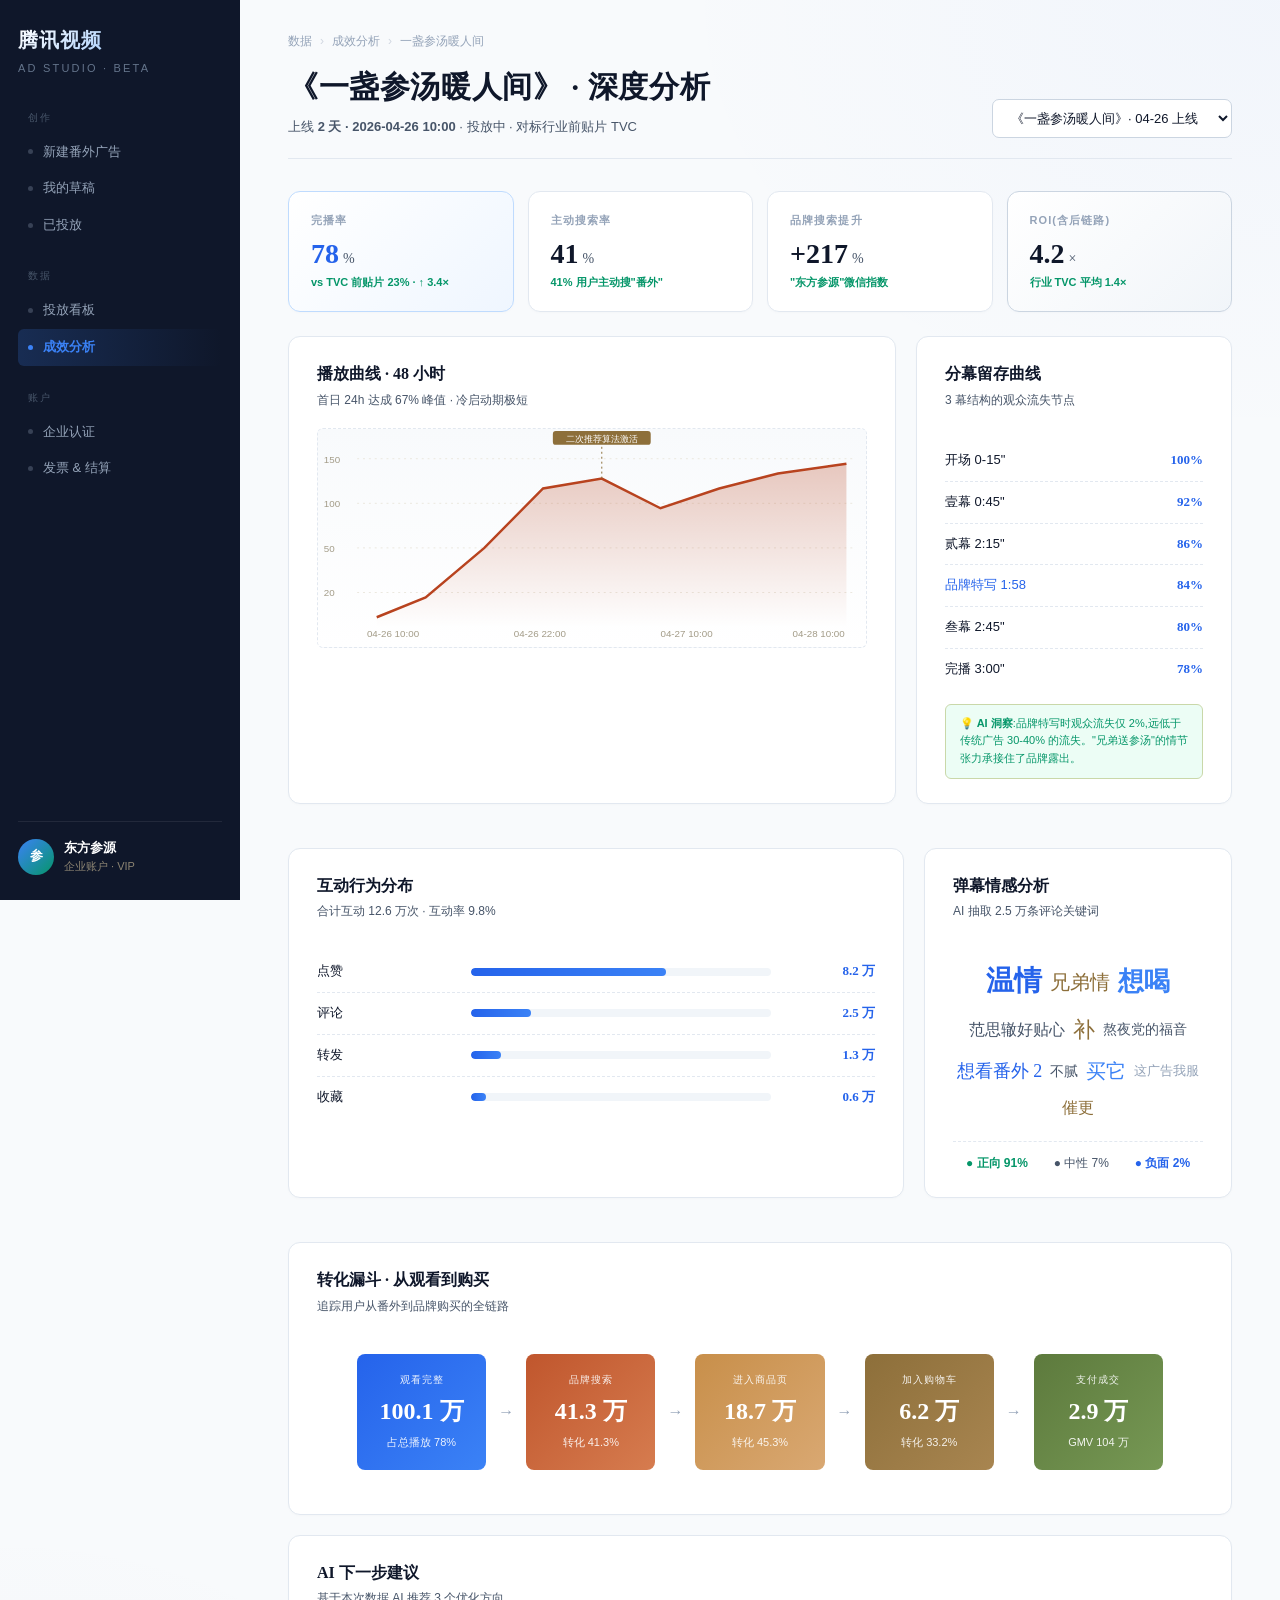
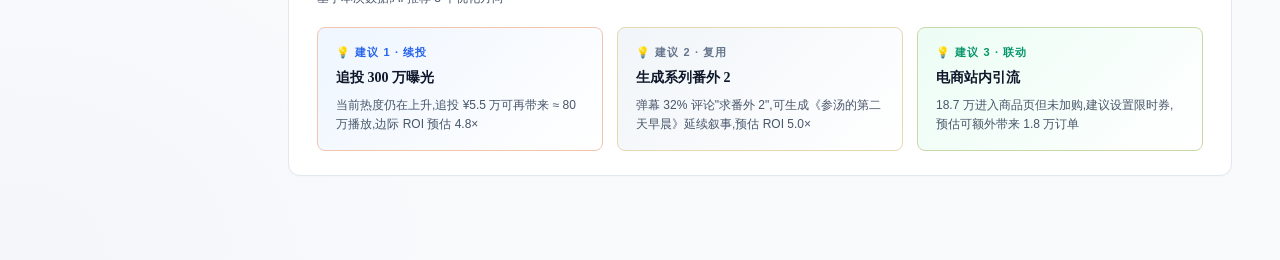
<file: analytics.html>
<!DOCTYPE html>
<html lang="zh-CN">
<head>
<meta charset="UTF-8">
<meta name="viewport" content="width=device-width, initial-scale=1.0">
<title>成效分析 · 腾讯视频 AD Studio</title>
<link rel="stylesheet" href="styles.css">
</head>
<body data-page="analytics">

<div class="app">
  <div id="sidebar-mount"></div>

  <main class="main">

    <div class="breadcrumb">
      <span>数据</span>
      <span class="sep">›</span>
      <span>成效分析</span>
      <span class="sep">›</span>
      <span>一盏参汤暖人间</span>
    </div>

    <div class="page-header">
      <div>
        <h1 class="page-title">《一盏参汤暖人间》 · 深度分析</h1>
        <p class="page-sub">上线 <b>2 天 · 2026-04-26 10:00</b> · 投放中 · 对标行业前贴片 TVC</p>
      </div>
      <div>
        <select class="select" style="width:240px;">
          <option>《一盏参汤暖人间》· 04-26 上线</option>
          <option>《王启年的家庭日常》· 04-20</option>
          <option>《婉儿的鸡腿外传》· 04-15</option>
          <option>《御前对奏》· 04-10</option>
        </select>
      </div>
    </div>

    <!-- 核心对标 -->
    <div class="kpi-grid">
      <div class="kpi accent">
        <div class="kpi-label">完播率</div>
        <div class="kpi-val">78<span class="unit">%</span></div>
        <div class="kpi-trend up">vs TVC 前贴片 23% · ↑ 3.4×</div>
      </div>
      <div class="kpi">
        <div class="kpi-label">主动搜索率</div>
        <div class="kpi-val">41<span class="unit">%</span></div>
        <div class="kpi-trend up">41% 用户主动搜"番外"</div>
      </div>
      <div class="kpi">
        <div class="kpi-label">品牌搜索提升</div>
        <div class="kpi-val">+217<span class="unit">%</span></div>
        <div class="kpi-trend up">"东方参源"微信指数</div>
      </div>
      <div class="kpi gold">
        <div class="kpi-label">ROI(含后链路)</div>
        <div class="kpi-val">4.2<span class="unit">×</span></div>
        <div class="kpi-trend up">行业 TVC 平均 1.4×</div>
      </div>
    </div>

    <!-- 播放曲线 + 留存 -->
    <div class="two-col">
      <div class="chart-card">
        <div class="chart-title">播放曲线 · 48 小时</div>
        <div class="chart-sub">首日 24h 达成 67% 峰值 · 冷启动期极短</div>
        <div class="chart-area">
          <svg class="chart-svg" viewBox="0 0 560 220" preserveAspectRatio="none">
            <line x1="40" y1="30"  x2="550" y2="30"  stroke="#ebe8df" stroke-dasharray="2 4"/>
            <line x1="40" y1="75"  x2="550" y2="75"  stroke="#ebe8df" stroke-dasharray="2 4"/>
            <line x1="40" y1="120" x2="550" y2="120" stroke="#ebe8df" stroke-dasharray="2 4"/>
            <line x1="40" y1="165" x2="550" y2="165" stroke="#ebe8df" stroke-dasharray="2 4"/>
            <text x="6" y="34"  font-size="10" fill="#a39c88">150</text>
            <text x="6" y="79"  font-size="10" fill="#a39c88">100</text>
            <text x="6" y="124" font-size="10" fill="#a39c88">50</text>
            <text x="6" y="169" font-size="10" fill="#a39c88">20</text>
            <text x="50"  y="210" font-size="10" fill="#a39c88">04-26 10:00</text>
            <text x="200" y="210" font-size="10" fill="#a39c88">04-26 22:00</text>
            <text x="350" y="210" font-size="10" fill="#a39c88">04-27 10:00</text>
            <text x="485" y="210" font-size="10" fill="#a39c88">04-28 10:00</text>

            <path d="M 60,190 L 110,170 L 170,120 L 230,60 L 290,50 L 350,80 L 410,60 L 470,45 L 540,35
                     L 540,200 L 60,200 Z"
                  fill="url(#analyticsGrad)" opacity="0.28"/>
            <path d="M 60,190 L 110,170 L 170,120 L 230,60 L 290,50 L 350,80 L 410,60 L 470,45 L 540,35"
                  stroke="#b8431f" stroke-width="2.5" fill="none"/>

            <!-- 二次推荐 annotation -->
            <line x1="290" y1="50" x2="290" y2="14" stroke="#8d6f3a" stroke-dasharray="2 3"/>
            <g transform="translate(240, 2)">
              <rect width="100" height="14" rx="3" fill="#8d6f3a"/>
              <text x="50" y="11" font-size="9" fill="#fff" text-anchor="middle">二次推荐算法激活</text>
            </g>

            <defs>
              <linearGradient id="analyticsGrad" x1="0" y1="0" x2="0" y2="1">
                <stop offset="0%" stop-color="#b8431f"/>
                <stop offset="100%" stop-color="#b8431f" stop-opacity="0"/>
              </linearGradient>
            </defs>
          </svg>
        </div>
      </div>

      <div class="chart-card">
        <div class="chart-title">分幕留存曲线</div>
        <div class="chart-sub">3 幕结构的观众流失节点</div>
        <div style="padding-top:12px;">
          <div class="bar-row">
            <span class="bar-label">开场 0-15"</span>
            <div class="bar-track"><div class="bar-fill" style="width:100%"></div></div>
            <span class="bar-val">100%</span>
          </div>
          <div class="bar-row">
            <span class="bar-label">壹幕 0:45"</span>
            <div class="bar-track"><div class="bar-fill" style="width:92%"></div></div>
            <span class="bar-val">92%</span>
          </div>
          <div class="bar-row">
            <span class="bar-label">贰幕 2:15"</span>
            <div class="bar-track"><div class="bar-fill" style="width:86%"></div></div>
            <span class="bar-val">86%</span>
          </div>
          <div class="bar-row">
            <span class="bar-label" style="color:var(--accent);">品牌特写 1:58</span>
            <div class="bar-track"><div class="bar-fill" style="width:84%"></div></div>
            <span class="bar-val">84%</span>
          </div>
          <div class="bar-row">
            <span class="bar-label">叁幕 2:45"</span>
            <div class="bar-track"><div class="bar-fill" style="width:80%"></div></div>
            <span class="bar-val">80%</span>
          </div>
          <div class="bar-row">
            <span class="bar-label">完播 3:00"</span>
            <div class="bar-track"><div class="bar-fill" style="width:78%"></div></div>
            <span class="bar-val">78%</span>
          </div>
        </div>
        <div style="background:var(--success-soft);border:1px solid #c9d8a9;border-radius:6px;padding:10px 14px;font-size:11px;color:var(--success);margin-top:14px;line-height:1.6;">
          <b>💡 AI 洞察</b>:品牌特写时观众流失仅 2%,远低于传统广告 30-40% 的流失。"兄弟送参汤"的情节张力承接住了品牌露出。
        </div>
      </div>
    </div>

    <!-- 互动热度 + 情感分析 -->
    <div class="two-col">
      <div class="chart-card">
        <div class="chart-title">互动行为分布</div>
        <div class="chart-sub">合计互动 12.6 万次 · 互动率 9.8%</div>
        <div style="padding-top:12px;">
          <div class="bar-row">
            <span class="bar-label">点赞</span>
            <div class="bar-track"><div class="bar-fill" style="width:65%"></div></div>
            <span class="bar-val">8.2 万</span>
          </div>
          <div class="bar-row">
            <span class="bar-label">评论</span>
            <div class="bar-track"><div class="bar-fill" style="width:20%"></div></div>
            <span class="bar-val">2.5 万</span>
          </div>
          <div class="bar-row">
            <span class="bar-label">转发</span>
            <div class="bar-track"><div class="bar-fill" style="width:10%"></div></div>
            <span class="bar-val">1.3 万</span>
          </div>
          <div class="bar-row">
            <span class="bar-label">收藏</span>
            <div class="bar-track"><div class="bar-fill" style="width:5%"></div></div>
            <span class="bar-val">0.6 万</span>
          </div>
        </div>
      </div>

      <div class="chart-card">
        <div class="chart-title">弹幕情感分析</div>
        <div class="chart-sub">AI 抽取 2.5 万条评论关键词</div>
        <div style="display:flex;flex-wrap:wrap;gap:8px;padding:20px 0;align-items:center;justify-content:center;">
          <span style="font-size:28px;color:var(--accent);font-family:var(--font-cn-serif);font-weight:700;">温情</span>
          <span style="font-size:20px;color:#8d6f3a;font-family:var(--font-cn-serif);">兄弟情</span>
          <span style="font-size:26px;color:var(--accent-glow);font-family:var(--font-cn-serif);font-weight:700;">想喝</span>
          <span style="font-size:16px;color:var(--ink-soft);">范思辙好贴心</span>
          <span style="font-size:22px;color:#8d6f3a;font-family:var(--font-cn-serif);">补</span>
          <span style="font-size:14px;color:var(--ink-soft);">熬夜党的福音</span>
          <span style="font-size:18px;color:var(--accent);font-family:var(--font-cn-serif);">想看番外 2</span>
          <span style="font-size:14px;color:var(--ink-soft);">不腻</span>
          <span style="font-size:20px;color:var(--accent-glow);font-family:var(--font-cn-serif);">买它</span>
          <span style="font-size:13px;color:var(--ink-dim);">这广告我服</span>
          <span style="font-size:16px;color:#8d6f3a;">催更</span>
        </div>
        <div style="border-top:1px dashed var(--border);padding-top:12px;display:flex;justify-content:space-around;font-size:12px;">
          <span style="color:var(--success);font-weight:600;">● 正向 91%</span>
          <span style="color:var(--ink-soft);">● 中性 7%</span>
          <span style="color:var(--accent);font-weight:600;">● 负面 2%</span>
        </div>
      </div>
    </div>

    <!-- 转化漏斗 -->
    <div class="chart-card">
      <div class="chart-title">转化漏斗 · 从观看到购买</div>
      <div class="chart-sub">追踪用户从番外到品牌购买的全链路</div>
      <div style="padding:20px 40px;">
        <div style="display:flex;justify-content:space-between;align-items:center;gap:12px;">
          <div style="flex:1;background:linear-gradient(135deg, var(--accent), var(--accent-glow));color:#fff;padding:18px;border-radius:8px;text-align:center;">
            <div style="font-size:10px;opacity:0.9;letter-spacing:0.1em;">观看完整</div>
            <div style="font-family:var(--font-cn-serif);font-size:24px;font-weight:700;margin:4px 0;">100.1 万</div>
            <div style="font-size:11px;opacity:0.9;">占总播放 78%</div>
          </div>
          <span style="color:var(--ink-dim);font-size:16px;">→</span>
          <div style="flex:1;background:linear-gradient(135deg, #c0562d, #d67c4f);color:#fff;padding:18px;border-radius:8px;text-align:center;">
            <div style="font-size:10px;opacity:0.9;letter-spacing:0.1em;">品牌搜索</div>
            <div style="font-family:var(--font-cn-serif);font-size:24px;font-weight:700;margin:4px 0;">41.3 万</div>
            <div style="font-size:11px;opacity:0.9;">转化 41.3%</div>
          </div>
          <span style="color:var(--ink-dim);font-size:16px;">→</span>
          <div style="flex:1;background:linear-gradient(135deg, #c88f4a, #d9a872);color:#fff;padding:18px;border-radius:8px;text-align:center;">
            <div style="font-size:10px;opacity:0.9;letter-spacing:0.1em;">进入商品页</div>
            <div style="font-family:var(--font-cn-serif);font-size:24px;font-weight:700;margin:4px 0;">18.7 万</div>
            <div style="font-size:11px;opacity:0.9;">转化 45.3%</div>
          </div>
          <span style="color:var(--ink-dim);font-size:16px;">→</span>
          <div style="flex:1;background:linear-gradient(135deg, #8d6f3a, #a88550);color:#fff;padding:18px;border-radius:8px;text-align:center;">
            <div style="font-size:10px;opacity:0.9;letter-spacing:0.1em;">加入购物车</div>
            <div style="font-family:var(--font-cn-serif);font-size:24px;font-weight:700;margin:4px 0;">6.2 万</div>
            <div style="font-size:11px;opacity:0.9;">转化 33.2%</div>
          </div>
          <span style="color:var(--ink-dim);font-size:16px;">→</span>
          <div style="flex:1;background:linear-gradient(135deg, #5d7a3d, #769854);color:#fff;padding:18px;border-radius:8px;text-align:center;">
            <div style="font-size:10px;opacity:0.9;letter-spacing:0.1em;">支付成交</div>
            <div style="font-family:var(--font-cn-serif);font-size:24px;font-weight:700;margin:4px 0;">2.9 万</div>
            <div style="font-size:11px;opacity:0.9;">GMV 104 万</div>
          </div>
        </div>
      </div>
    </div>

    <!-- AI 优化建议 -->
    <div class="chart-card">
      <div class="chart-title">AI 下一步建议</div>
      <div class="chart-sub">基于本次数据,AI 推荐 3 个优化方向</div>
      <div style="display:grid;grid-template-columns:repeat(3,1fr);gap:14px;margin-top:14px;">
        <div style="padding:16px 18px;background:linear-gradient(135deg, var(--accent-soft), #fff);border:1px solid #f3c5b1;border-radius:8px;">
          <div style="font-size:11px;color:var(--accent);font-weight:700;letter-spacing:0.1em;margin-bottom:6px;">💡 建议 1 · 续投</div>
          <b style="font-family:var(--font-cn-serif);font-size:14px;color:var(--ink);display:block;margin-bottom:6px;">追投 300 万曝光</b>
          <div style="font-size:12px;color:var(--ink-soft);line-height:1.6;">当前热度仍在上升,追投 ¥5.5 万可再带来 ≈ 80 万播放,边际 ROI 预估 4.8×</div>
        </div>
        <div style="padding:16px 18px;background:linear-gradient(135deg, var(--gold-soft), #fff);border:1px solid #e8d8b0;border-radius:8px;">
          <div style="font-size:11px;color:var(--gold);font-weight:700;letter-spacing:0.1em;margin-bottom:6px;">💡 建议 2 · 复用</div>
          <b style="font-family:var(--font-cn-serif);font-size:14px;color:var(--ink);display:block;margin-bottom:6px;">生成系列番外 2</b>
          <div style="font-size:12px;color:var(--ink-soft);line-height:1.6;">弹幕 32% 评论"求番外 2",可生成《参汤的第二天早晨》延续叙事,预估 ROI 5.0×</div>
        </div>
        <div style="padding:16px 18px;background:linear-gradient(135deg, var(--success-soft), #fff);border:1px solid #c9d8a9;border-radius:8px;">
          <div style="font-size:11px;color:var(--success);font-weight:700;letter-spacing:0.1em;margin-bottom:6px;">💡 建议 3 · 联动</div>
          <b style="font-family:var(--font-cn-serif);font-size:14px;color:var(--ink);display:block;margin-bottom:6px;">电商站内引流</b>
          <div style="font-size:12px;color:var(--ink-soft);line-height:1.6;">18.7 万进入商品页但未加购,建议设置限时券,预估可额外带来 1.8 万订单</div>
        </div>
      </div>
    </div>

  </main>
</div>

<script src="sidebar.js"></script>
<script src="common.js"></script>

</body>
</html>
</file>
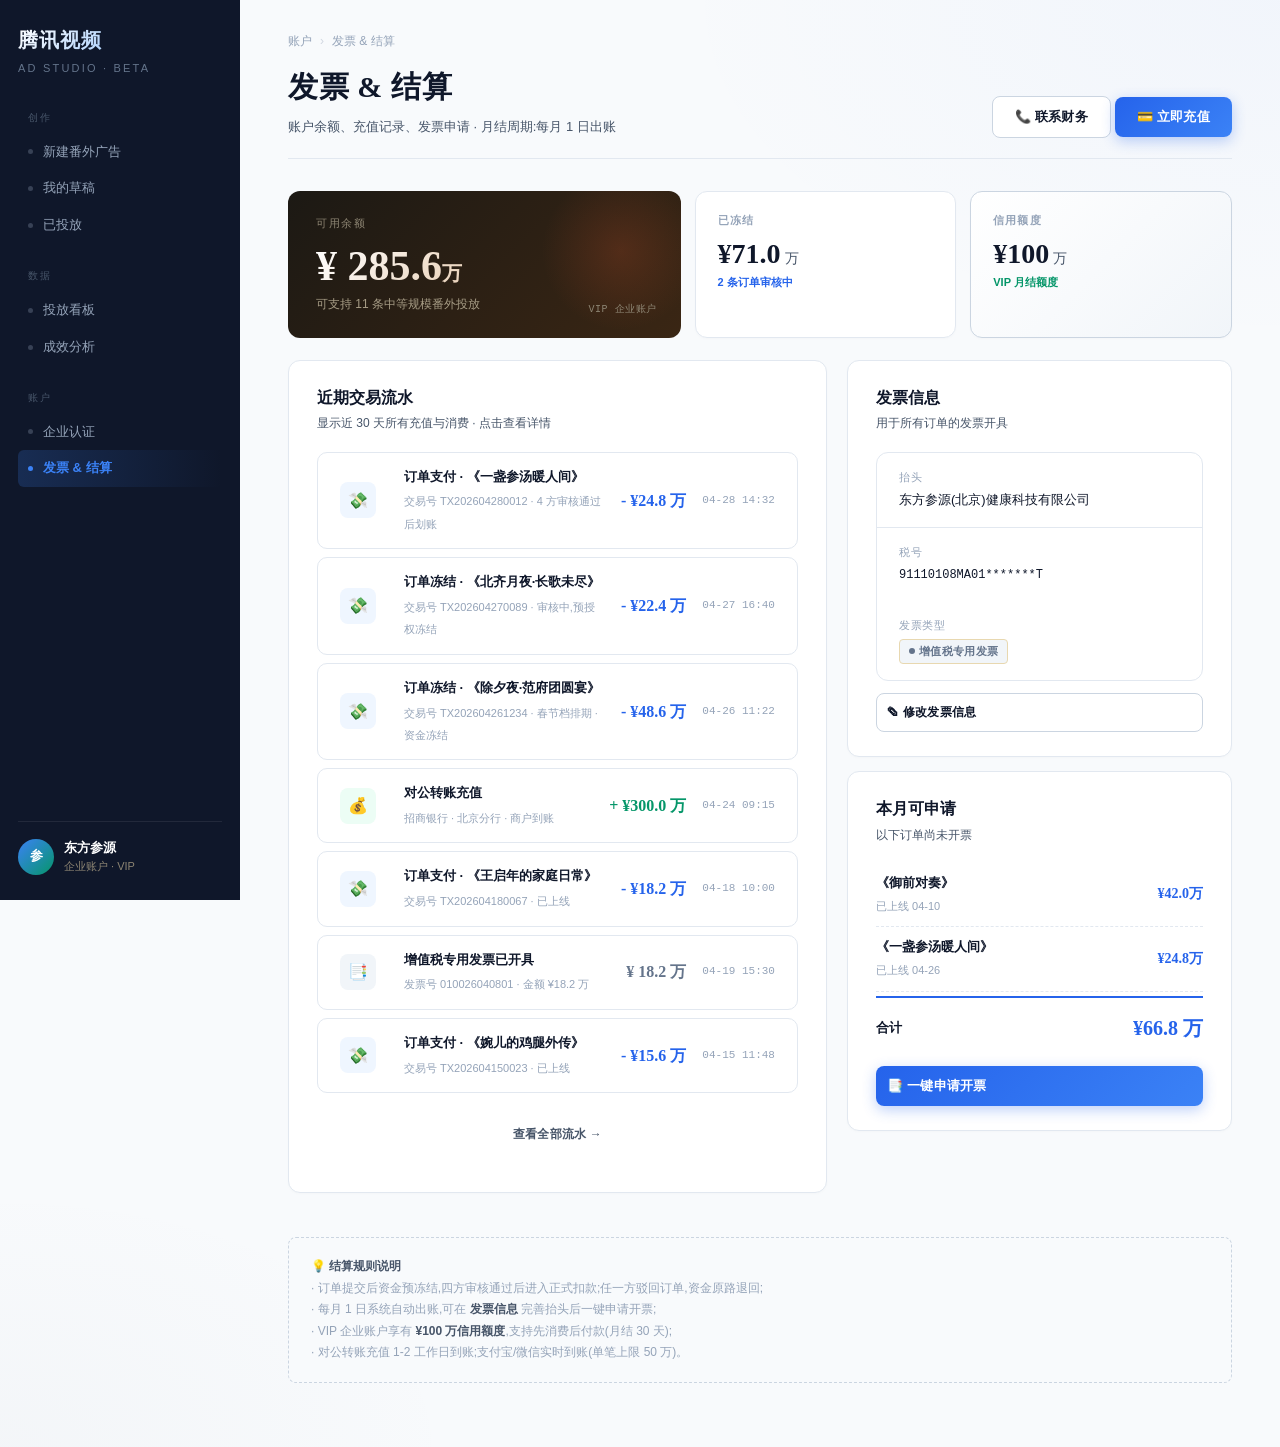
<file: billing.html>
<!DOCTYPE html>
<html lang="zh-CN">
<head>
<meta charset="UTF-8">
<meta name="viewport" content="width=device-width, initial-scale=1.0">
<title>发票 &amp; 结算 · 腾讯视频 AD Studio</title>
<link rel="stylesheet" href="styles.css">
</head>
<body data-page="billing">

<div class="app">
  <div id="sidebar-mount"></div>

  <main class="main">

    <div class="breadcrumb">
      <span>账户</span>
      <span class="sep">›</span>
      <span>发票 &amp; 结算</span>
    </div>

    <div class="page-header">
      <div>
        <h1 class="page-title">发票 &amp; 结算</h1>
        <p class="page-sub">账户余额、充值记录、发票申请 · 月结周期:每月 1 日出账</p>
      </div>
      <div>
        <button class="btn btn-secondary" data-toast="跳转到财务对接页">📞 联系财务</button>
        <button class="btn btn-primary" data-toast="进入充值页面 · 支持对公转账">💳 立即充值</button>
      </div>
    </div>

    <!-- 余额卡片 -->
    <div style="display:grid;grid-template-columns:1.5fr 1fr 1fr;gap:14px;margin-bottom:22px;">
      <div style="background:linear-gradient(135deg,#1c1914,#3a2614);color:#e8e0d0;border-radius:12px;padding:24px 28px;position:relative;overflow:hidden;">
        <div style="position:absolute;top:-20px;right:-20px;width:160px;height:160px;background:radial-gradient(circle,rgba(212,84,44,0.2),transparent 70%);"></div>
        <div style="font-size:11px;color:#8d8573;letter-spacing:0.15em;margin-bottom:12px;text-transform:uppercase;">可用余额</div>
        <div style="font-family:var(--font-cn-serif);font-size:42px;font-weight:700;line-height:1;margin-bottom:8px;background:linear-gradient(135deg,#fff,#d4a574);-webkit-background-clip:text;-webkit-text-fill-color:transparent;">
          ¥ 285.6<span style="font-size:20px;">万</span>
        </div>
        <div style="font-size:12px;color:#a69c85;">可支持 11 条中等规模番外投放</div>
        <div style="position:absolute;bottom:20px;right:24px;font-size:10px;color:#8d8573;font-family:var(--font-mono);letter-spacing:0.05em;">VIP 企业账户</div>
      </div>

      <div class="kpi">
        <div class="kpi-label">已冻结</div>
        <div class="kpi-val">¥71.0<span class="unit">万</span></div>
        <div class="kpi-trend down">2 条订单审核中</div>
      </div>
      <div class="kpi gold">
        <div class="kpi-label">信用额度</div>
        <div class="kpi-val">¥100<span class="unit">万</span></div>
        <div class="kpi-trend up">VIP 月结额度</div>
      </div>
    </div>

    <!-- 充值 / 消费流水 -->
    <div class="two-col" style="grid-template-columns: 1.4fr 1fr;">
      <div class="chart-card">
        <div class="chart-title">近期交易流水</div>
        <div class="chart-sub">显示近 30 天所有充值与消费 · 点击查看详情</div>

        <div style="margin-top:14px;">
          <div class="transaction">
            <div class="tx-icon consume">💸</div>
            <div class="tx-body">
              <b>订单支付 · 《一盏参汤暖人间》</b>
              <span>交易号 TX202604280012 · 4 方审核通过后划账</span>
            </div>
            <div class="tx-amount minus">- ¥24.8 万</div>
            <div class="tx-date">04-28 14:32</div>
          </div>
          <div class="transaction">
            <div class="tx-icon consume">💸</div>
            <div class="tx-body">
              <b>订单冻结 · 《北齐月夜·长歌未尽》</b>
              <span>交易号 TX202604270089 · 审核中,预授权冻结</span>
            </div>
            <div class="tx-amount minus">- ¥22.4 万</div>
            <div class="tx-date">04-27 16:40</div>
          </div>
          <div class="transaction">
            <div class="tx-icon consume">💸</div>
            <div class="tx-body">
              <b>订单冻结 · 《除夕夜·范府团圆宴》</b>
              <span>交易号 TX202604261234 · 春节档排期 · 资金冻结</span>
            </div>
            <div class="tx-amount minus">- ¥48.6 万</div>
            <div class="tx-date">04-26 11:22</div>
          </div>
          <div class="transaction">
            <div class="tx-icon recharge">💰</div>
            <div class="tx-body">
              <b>对公转账充值</b>
              <span>招商银行 · 北京分行 · 商户到账</span>
            </div>
            <div class="tx-amount plus">+ ¥300.0 万</div>
            <div class="tx-date">04-24 09:15</div>
          </div>
          <div class="transaction">
            <div class="tx-icon consume">💸</div>
            <div class="tx-body">
              <b>订单支付 · 《王启年的家庭日常》</b>
              <span>交易号 TX202604180067 · 已上线</span>
            </div>
            <div class="tx-amount minus">- ¥18.2 万</div>
            <div class="tx-date">04-18 10:00</div>
          </div>
          <div class="transaction">
            <div class="tx-icon invoice">📑</div>
            <div class="tx-body">
              <b>增值税专用发票已开具</b>
              <span>发票号 010026040801 · 金额 ¥18.2 万</span>
            </div>
            <div class="tx-amount" style="color:var(--gold);">¥ 18.2 万</div>
            <div class="tx-date">04-19 15:30</div>
          </div>
          <div class="transaction">
            <div class="tx-icon consume">💸</div>
            <div class="tx-body">
              <b>订单支付 · 《婉儿的鸡腿外传》</b>
              <span>交易号 TX202604150023 · 已上线</span>
            </div>
            <div class="tx-amount minus">- ¥15.6 万</div>
            <div class="tx-date">04-15 11:48</div>
          </div>
        </div>

        <div style="text-align:center;padding:14px 0;">
          <button class="btn btn-ghost" data-toast="已加载更多记录" style="font-size:12px;">查看全部流水 →</button>
        </div>
      </div>

      <div>
        <!-- 发票信息 -->
        <div class="chart-card" style="margin-bottom:14px;">
          <div class="chart-title">发票信息</div>
          <div class="chart-sub">用于所有订单的发票开具</div>
          <div class="info-grid" style="grid-template-columns:1fr;">
            <div style="border-right:none;">
              <div class="info-label">抬头</div>
              <div class="info-val" style="font-size:13px;">东方参源(北京)健康科技有限公司</div>
            </div>
            <div style="border-right:none;">
              <div class="info-label">税号</div>
              <div class="info-val mono" style="font-family:var(--font-mono);font-size:12px;">91110108MA01*******T</div>
            </div>
            <div style="border-right:none;">
              <div class="info-label">发票类型</div>
              <div class="info-val"><span class="badge badge-reviewing" style="background:var(--gold-soft);color:var(--gold);border-color:#e8d8b0;">增值税专用发票</span></div>
            </div>
          </div>
          <button class="btn btn-secondary" data-toast="进入发票信息修改页" style="width:100%;margin-top:12px;padding:10px;font-size:12px;">✎ 修改发票信息</button>
        </div>

        <!-- 发票申请 -->
        <div class="chart-card">
          <div class="chart-title">本月可申请</div>
          <div class="chart-sub">以下订单尚未开票</div>
          <div style="margin-top:12px;">
            <div style="display:flex;justify-content:space-between;align-items:center;padding:10px 0;border-bottom:1px dashed var(--border);font-size:13px;">
              <div>
                <b style="color:var(--ink);display:block;margin-bottom:2px;">《御前对奏》</b>
                <span style="font-size:11px;color:var(--ink-dim);">已上线 04-10</span>
              </div>
              <div style="text-align:right;">
                <div style="font-family:var(--font-cn-serif);font-weight:700;color:var(--accent);font-size:14px;">¥42.0万</div>
              </div>
            </div>
            <div style="display:flex;justify-content:space-between;align-items:center;padding:10px 0;border-bottom:1px dashed var(--border);font-size:13px;">
              <div>
                <b style="color:var(--ink);display:block;margin-bottom:2px;">《一盏参汤暖人间》</b>
                <span style="font-size:11px;color:var(--ink-dim);">已上线 04-26</span>
              </div>
              <div style="text-align:right;">
                <div style="font-family:var(--font-cn-serif);font-weight:700;color:var(--accent);font-size:14px;">¥24.8万</div>
              </div>
            </div>
            <div style="display:flex;justify-content:space-between;align-items:center;padding:14px 0;font-size:13px;border-top:2px solid var(--accent);margin-top:4px;">
              <b style="color:var(--ink);">合计</b>
              <div style="font-family:var(--font-cn-serif);font-weight:700;color:var(--accent);font-size:20px;">¥66.8 万</div>
            </div>
          </div>
          <button class="btn btn-primary" data-toast="已提交开票申请 · 预计 3-5 个工作日寄出" style="width:100%;padding:11px;font-size:13px;margin-top:8px;">📑 一键申请开票</button>
        </div>
      </div>
    </div>

    <!-- 结算说明 -->
    <div class="disclaimer" style="margin-top:10px;">
      <b>💡 结算规则说明</b><br>
      · 订单提交后资金预冻结,四方审核通过后进入正式扣款;任一方驳回订单,资金原路退回;<br>
      · 每月 1 日系统自动出账,可在 <b>发票信息</b> 完善抬头后一键申请开票;<br>
      · VIP 企业账户享有 <b>¥100 万信用额度</b>,支持先消费后付款(月结 30 天);<br>
      · 对公转账充值 1-2 工作日到账;支付宝/微信实时到账(单笔上限 50 万)。
    </div>

  </main>
</div>

<script src="sidebar.js"></script>
<script src="common.js"></script>

</body>
</html>
</file>
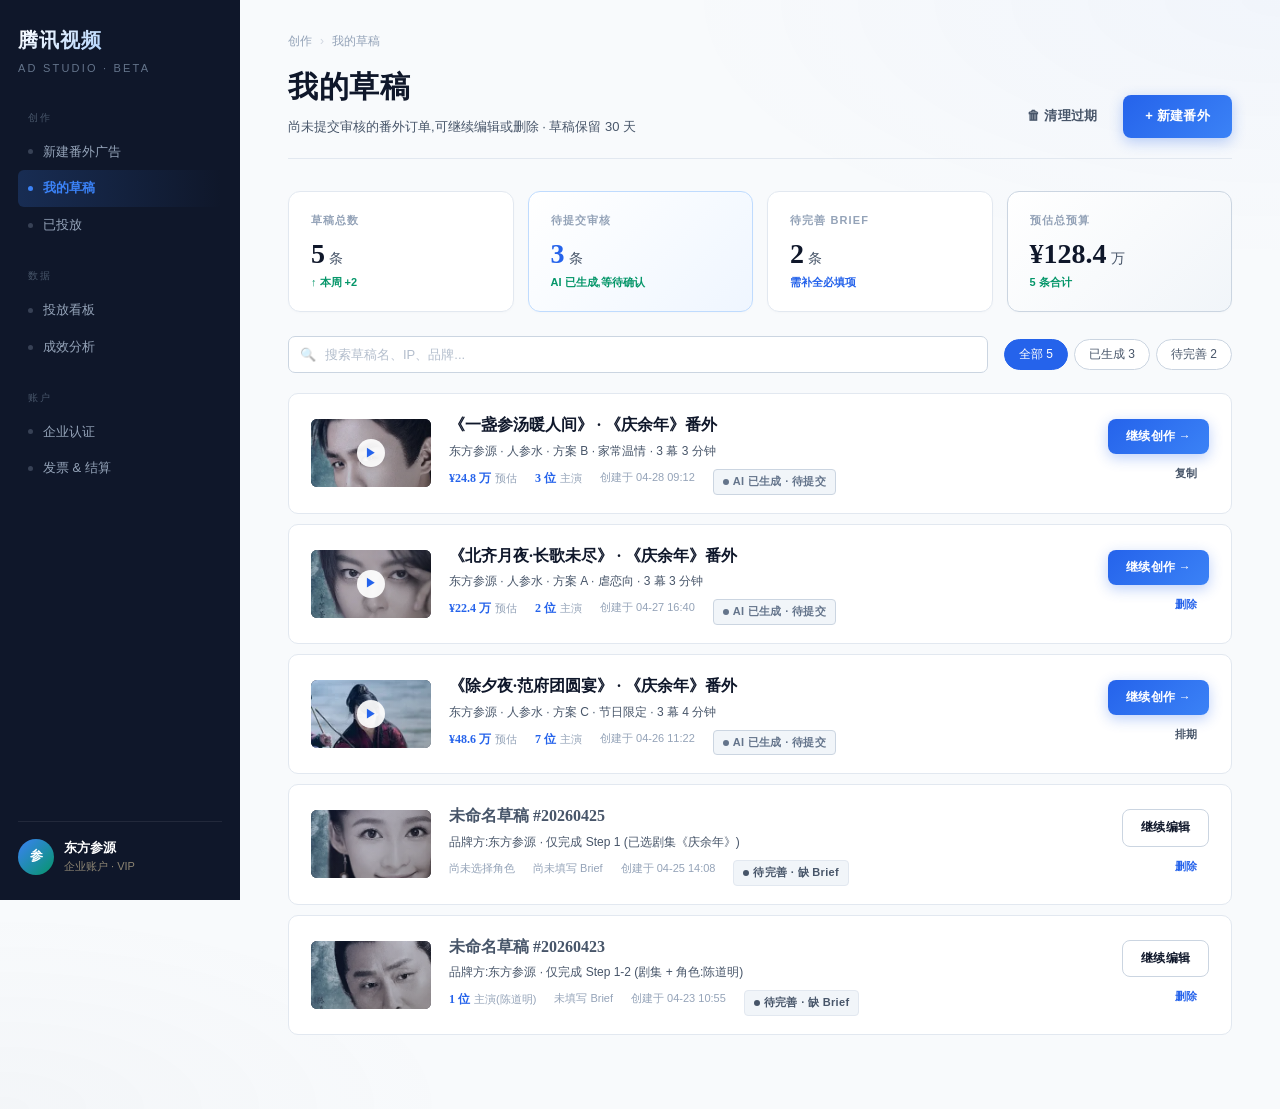
<file: drafts.html>
<!DOCTYPE html>
<html lang="zh-CN">
<head>
<meta charset="UTF-8">
<meta name="viewport" content="width=device-width, initial-scale=1.0">
<title>我的草稿 · 腾讯视频 AD Studio</title>
<link rel="stylesheet" href="styles.css">
</head>
<body data-page="drafts">

<div class="app">
  <div id="sidebar-mount"></div>

  <main class="main">

    <div class="breadcrumb">
      <span>创作</span>
      <span class="sep">›</span>
      <span>我的草稿</span>
    </div>

    <div class="page-header">
      <div>
        <h1 class="page-title">我的草稿</h1>
        <p class="page-sub">尚未提交审核的番外订单,可继续编辑或删除 · 草稿保留 30 天</p>
      </div>
      <div>
        <button class="btn btn-ghost" data-toast="已清理 7 天前的过期草稿">🗑 清理过期</button>
        <a class="btn btn-primary" href="index.html" style="text-decoration:none;">+ 新建番外</a>
      </div>
    </div>

    <div class="kpi-grid">
      <div class="kpi">
        <div class="kpi-label">草稿总数</div>
        <div class="kpi-val">5<span class="unit">条</span></div>
        <div class="kpi-trend up">↑ 本周 +2</div>
      </div>
      <div class="kpi accent">
        <div class="kpi-label">待提交审核</div>
        <div class="kpi-val">3<span class="unit">条</span></div>
        <div class="kpi-trend up">AI 已生成,等待确认</div>
      </div>
      <div class="kpi">
        <div class="kpi-label">待完善 Brief</div>
        <div class="kpi-val">2<span class="unit">条</span></div>
        <div class="kpi-trend down">需补全必填项</div>
      </div>
      <div class="kpi gold">
        <div class="kpi-label">预估总预算</div>
        <div class="kpi-val">¥128.4<span class="unit">万</span></div>
        <div class="kpi-trend up">5 条合计</div>
      </div>
    </div>

    <div class="toolbar">
      <div class="search">
        <input type="text" placeholder="搜索草稿名、IP、品牌...">
      </div>
      <div class="filter-group">
        <button class="chip active">全部 5</button>
        <button class="chip">已生成 3</button>
        <button class="chip">待完善 2</button>
      </div>
    </div>

    <div class="list-item">
      <div class="list-cover">
        <div class="list-cover-img" style="background-image:url('assets/fanxian.webp');"></div>
        <div class="list-cover-play">▶</div>
      </div>
      <div class="list-body">
        <div class="list-title">《一盏参汤暖人间》 · 《庆余年》番外</div>
        <div class="list-sub">东方参源 · 人参水 · 方案 B · 家常温情 · 3 幕 3 分钟</div>
        <div class="list-meta">
          <span><b>¥24.8 万</b>预估</span>
          <span><b>3 位</b>主演</span>
          <span>创建于 04-28 09:12</span>
          <span class="badge badge-reviewing">AI 已生成 · 待提交</span>
        </div>
      </div>
      <div class="list-actions">
        <a class="btn btn-primary" href="index.html" style="padding:8px 18px;font-size:12px;text-decoration:none;">继续创作 →</a>
        <button class="btn btn-ghost" data-toast="草稿已复制" style="padding:6px 12px;font-size:11px;">复制</button>
      </div>
    </div>

    <div class="list-item">
      <div class="list-cover">
        <div class="list-cover-img" style="background-image:url('assets/haitang.webp');"></div>
        <div class="list-cover-play">▶</div>
      </div>
      <div class="list-body">
        <div class="list-title">《北齐月夜·长歌未尽》 · 《庆余年》番外</div>
        <div class="list-sub">东方参源 · 人参水 · 方案 A · 虐恋向 · 3 幕 3 分钟</div>
        <div class="list-meta">
          <span><b>¥22.4 万</b>预估</span>
          <span><b>2 位</b>主演</span>
          <span>创建于 04-27 16:40</span>
          <span class="badge badge-reviewing">AI 已生成 · 待提交</span>
        </div>
      </div>
      <div class="list-actions">
        <a class="btn btn-primary" href="index.html" style="padding:8px 18px;font-size:12px;text-decoration:none;">继续创作 →</a>
        <button class="btn btn-ghost" data-toast="草稿已删除" style="padding:6px 12px;font-size:11px;color:var(--accent);">删除</button>
      </div>
    </div>

    <div class="list-item">
      <div class="list-cover">
        <div class="list-cover-img" style="background-image:url('assets/fansize.webp');"></div>
        <div class="list-cover-play">▶</div>
      </div>
      <div class="list-body">
        <div class="list-title">《除夕夜·范府团圆宴》 · 《庆余年》番外</div>
        <div class="list-sub">东方参源 · 人参水 · 方案 C · 节日限定 · 3 幕 4 分钟</div>
        <div class="list-meta">
          <span><b>¥48.6 万</b>预估</span>
          <span><b>7 位</b>主演</span>
          <span>创建于 04-26 11:22</span>
          <span class="badge badge-reviewing">AI 已生成 · 待提交</span>
        </div>
      </div>
      <div class="list-actions">
        <a class="btn btn-primary" href="index.html" style="padding:8px 18px;font-size:12px;text-decoration:none;">继续创作 →</a>
        <button class="btn btn-ghost" style="padding:6px 12px;font-size:11px;" data-toast="已加入春节档排期队列">排期</button>
      </div>
    </div>

    <div class="list-item">
      <div class="list-cover">
        <div class="list-cover-img" style="background-image:url('assets/linwaner.webp');filter:grayscale(0.3)"></div>
      </div>
      <div class="list-body">
        <div class="list-title" style="color:var(--ink-soft);">未命名草稿 #20260425</div>
        <div class="list-sub">品牌方:东方参源 · 仅完成 Step 1 (已选剧集《庆余年》)</div>
        <div class="list-meta">
          <span>尚未选择角色</span>
          <span>尚未填写 Brief</span>
          <span>创建于 04-25 14:08</span>
          <span class="badge badge-draft">待完善 · 缺 Brief</span>
        </div>
      </div>
      <div class="list-actions">
        <a class="btn btn-secondary" href="index.html" style="padding:8px 18px;font-size:12px;text-decoration:none;">继续编辑</a>
        <button class="btn btn-ghost" data-toast="草稿已删除" style="padding:6px 12px;font-size:11px;color:var(--accent);">删除</button>
      </div>
    </div>

    <div class="list-item">
      <div class="list-cover">
        <div class="list-cover-img" style="background-image:url('assets/qingdi.webp');filter:grayscale(0.3)"></div>
      </div>
      <div class="list-body">
        <div class="list-title" style="color:var(--ink-soft);">未命名草稿 #20260423</div>
        <div class="list-sub">品牌方:东方参源 · 仅完成 Step 1-2 (剧集 + 角色:陈道明)</div>
        <div class="list-meta">
          <span><b>1 位</b>主演(陈道明)</span>
          <span>未填写 Brief</span>
          <span>创建于 04-23 10:55</span>
          <span class="badge badge-draft">待完善 · 缺 Brief</span>
        </div>
      </div>
      <div class="list-actions">
        <a class="btn btn-secondary" href="index.html" style="padding:8px 18px;font-size:12px;text-decoration:none;">继续编辑</a>
        <button class="btn btn-ghost" data-toast="草稿已删除" style="padding:6px 12px;font-size:11px;color:var(--accent);">删除</button>
      </div>
    </div>

  </main>
</div>

<script src="sidebar.js"></script>
<script src="common.js"></script>

</body>
</html>
</file>
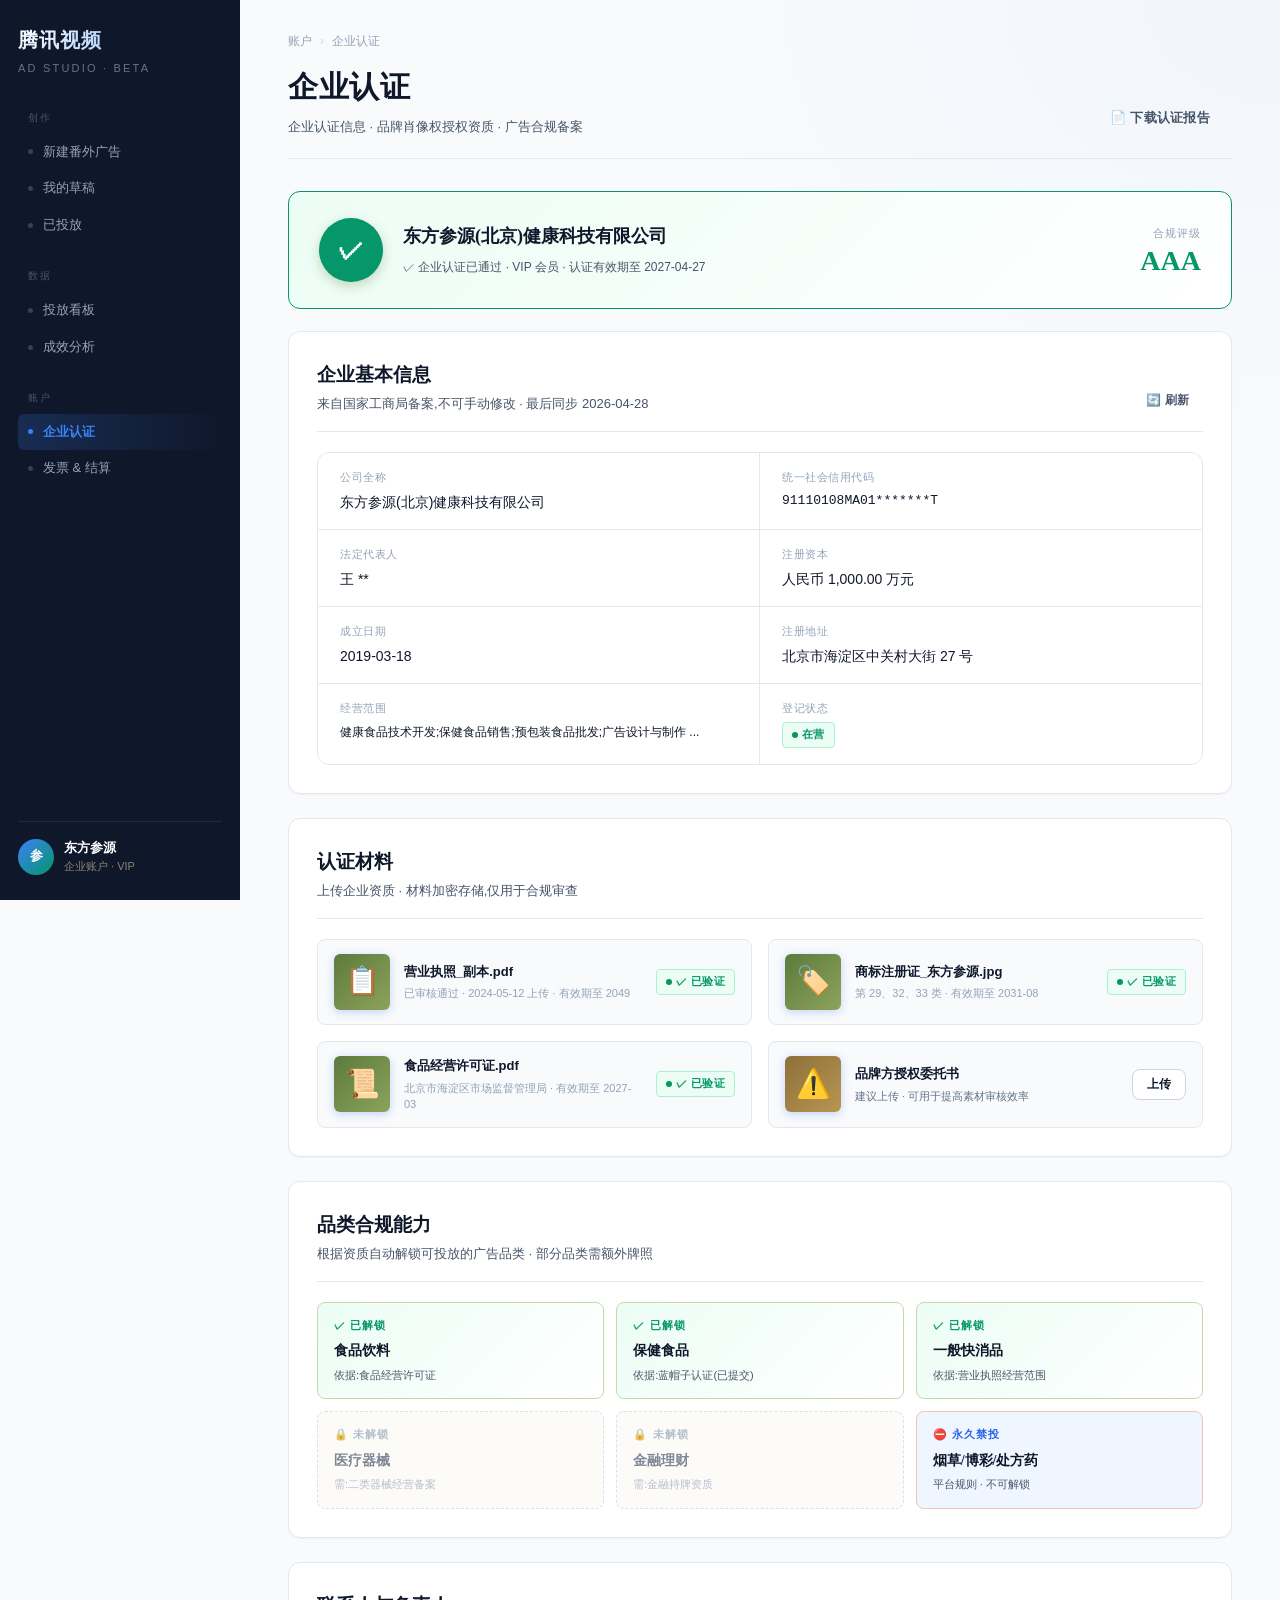
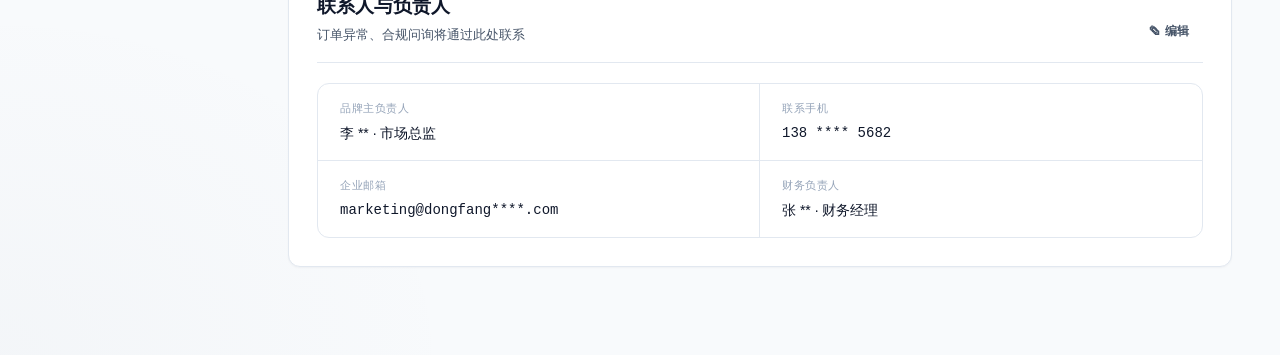
<file: enterprise.html>
<!DOCTYPE html>
<html lang="zh-CN">
<head>
<meta charset="UTF-8">
<meta name="viewport" content="width=device-width, initial-scale=1.0">
<title>企业认证 · 腾讯视频 AD Studio</title>
<link rel="stylesheet" href="styles.css">
</head>
<body data-page="enterprise">

<div class="app">
  <div id="sidebar-mount"></div>

  <main class="main">

    <div class="breadcrumb">
      <span>账户</span>
      <span class="sep">›</span>
      <span>企业认证</span>
    </div>

    <div class="page-header">
      <div>
        <h1 class="page-title">企业认证</h1>
        <p class="page-sub">企业认证信息 · 品牌肖像权授权资质 · 广告合规备案</p>
      </div>
      <div>
        <button class="btn btn-ghost" data-toast="已下载认证报告 PDF">📄 下载认证报告</button>
      </div>
    </div>

    <!-- 认证状态卡片 -->
    <div class="verify-card">
      <div class="verify-icon">✓</div>
      <div class="verify-body" style="flex:1;">
        <b>东方参源(北京)健康科技有限公司</b>
        <span>✓ 企业认证已通过 · VIP 会员 · 认证有效期至 2027-04-27</span>
      </div>
      <div style="text-align:right;">
        <div style="font-size:11px;color:var(--ink-dim);margin-bottom:4px;letter-spacing:0.1em;">合规评级</div>
        <div style="font-family:var(--font-cn-serif);font-size:28px;font-weight:700;color:var(--success);line-height:1;">AAA</div>
      </div>
    </div>

    <!-- 企业基本信息 -->
    <div class="card">
      <div class="card-header">
        <div>
          <div class="card-title">企业基本信息</div>
          <div class="card-desc">来自国家工商局备案,不可手动修改 · 最后同步 2026-04-28</div>
        </div>
        <button class="btn btn-ghost" data-toast="正在从工商局刷新数据" style="padding:6px 14px;font-size:12px;">🔄 刷新</button>
      </div>
      <div class="info-grid">
        <div>
          <div class="info-label">公司全称</div>
          <div class="info-val">东方参源(北京)健康科技有限公司</div>
        </div>
        <div>
          <div class="info-label">统一社会信用代码</div>
          <div class="info-val mono" style="font-family:var(--font-mono);font-size:13px;">91110108MA01*******T</div>
        </div>
        <div>
          <div class="info-label">法定代表人</div>
          <div class="info-val">王 **</div>
        </div>
        <div>
          <div class="info-label">注册资本</div>
          <div class="info-val">人民币 1,000.00 万元</div>
        </div>
        <div>
          <div class="info-label">成立日期</div>
          <div class="info-val">2019-03-18</div>
        </div>
        <div>
          <div class="info-label">注册地址</div>
          <div class="info-val">北京市海淀区中关村大街 27 号</div>
        </div>
        <div>
          <div class="info-label">经营范围</div>
          <div class="info-val" style="font-size:12px;line-height:1.7;">健康食品技术开发;保健食品销售;预包装食品批发;广告设计与制作 ...</div>
        </div>
        <div>
          <div class="info-label">登记状态</div>
          <div class="info-val"><span class="badge badge-live">在营</span></div>
        </div>
      </div>
    </div>

    <!-- 认证材料 -->
    <div class="card">
      <div class="card-header">
        <div>
          <div class="card-title">认证材料</div>
          <div class="card-desc">上传企业资质 · 材料加密存储,仅用于合规审查</div>
        </div>
      </div>

      <div style="display:grid;grid-template-columns:repeat(2,1fr);gap:16px;">
        <div class="upload-preview" style="padding:14px 16px;">
          <div class="upload-preview-img" style="background:linear-gradient(135deg,#5d7a3d,#8ca35b);">📋</div>
          <div class="upload-preview-info">
            <div class="upload-preview-name">营业执照_副本.pdf</div>
            <div class="upload-preview-meta">已审核通过 · 2024-05-12 上传 · 有效期至 2049</div>
          </div>
          <span class="badge badge-live" style="margin-left:auto;">✓ 已验证</span>
        </div>

        <div class="upload-preview" style="padding:14px 16px;">
          <div class="upload-preview-img" style="background:linear-gradient(135deg,#5d7a3d,#8ca35b);">🏷️</div>
          <div class="upload-preview-info">
            <div class="upload-preview-name">商标注册证_东方参源.jpg</div>
            <div class="upload-preview-meta">第 29、32、33 类 · 有效期至 2031-08</div>
          </div>
          <span class="badge badge-live" style="margin-left:auto;">✓ 已验证</span>
        </div>

        <div class="upload-preview" style="padding:14px 16px;">
          <div class="upload-preview-img" style="background:linear-gradient(135deg,#5d7a3d,#8ca35b);">📜</div>
          <div class="upload-preview-info">
            <div class="upload-preview-name">食品经营许可证.pdf</div>
            <div class="upload-preview-meta">北京市海淀区市场监督管理局 · 有效期至 2027-03</div>
          </div>
          <span class="badge badge-live" style="margin-left:auto;">✓ 已验证</span>
        </div>

        <div class="upload-preview" style="padding:14px 16px;">
          <div class="upload-preview-img" style="background:linear-gradient(135deg,#8d6f3a,#b89653);">⚠️</div>
          <div class="upload-preview-info">
            <div class="upload-preview-name">品牌方授权委托书</div>
            <div class="upload-preview-meta" style="color:var(--gold);">建议上传 · 可用于提高素材审核效率</div>
          </div>
          <button class="btn btn-secondary" data-toast="请上传 PDF 或 JPG" style="margin-left:auto;padding:6px 14px;font-size:12px;">上传</button>
        </div>
      </div>
    </div>

    <!-- 合规能力评估 -->
    <div class="card">
      <div class="card-header">
        <div>
          <div class="card-title">品类合规能力</div>
          <div class="card-desc">根据资质自动解锁可投放的广告品类 · 部分品类需额外牌照</div>
        </div>
      </div>

      <div style="display:grid;grid-template-columns:repeat(3,1fr);gap:12px;">
        <div style="padding:14px 16px;background:linear-gradient(135deg,var(--success-soft),#fff);border:1px solid #c9d8a9;border-radius:8px;">
          <div style="font-size:11px;color:var(--success);font-weight:700;letter-spacing:0.1em;margin-bottom:6px;">✓ 已解锁</div>
          <b style="font-family:var(--font-cn-serif);font-size:14px;color:var(--ink);display:block;margin-bottom:4px;">食品饮料</b>
          <div style="font-size:11px;color:var(--ink-soft);">依据:食品经营许可证</div>
        </div>
        <div style="padding:14px 16px;background:linear-gradient(135deg,var(--success-soft),#fff);border:1px solid #c9d8a9;border-radius:8px;">
          <div style="font-size:11px;color:var(--success);font-weight:700;letter-spacing:0.1em;margin-bottom:6px;">✓ 已解锁</div>
          <b style="font-family:var(--font-cn-serif);font-size:14px;color:var(--ink);display:block;margin-bottom:4px;">保健食品</b>
          <div style="font-size:11px;color:var(--ink-soft);">依据:蓝帽子认证(已提交)</div>
        </div>
        <div style="padding:14px 16px;background:linear-gradient(135deg,var(--success-soft),#fff);border:1px solid #c9d8a9;border-radius:8px;">
          <div style="font-size:11px;color:var(--success);font-weight:700;letter-spacing:0.1em;margin-bottom:6px;">✓ 已解锁</div>
          <b style="font-family:var(--font-cn-serif);font-size:14px;color:var(--ink);display:block;margin-bottom:4px;">一般快消品</b>
          <div style="font-size:11px;color:var(--ink-soft);">依据:营业执照经营范围</div>
        </div>
        <div style="padding:14px 16px;background:#fcfaf5;border:1px dashed var(--border-strong);border-radius:8px;opacity:0.7;">
          <div style="font-size:11px;color:var(--ink-dim);font-weight:700;letter-spacing:0.1em;margin-bottom:6px;">🔒 未解锁</div>
          <b style="font-family:var(--font-cn-serif);font-size:14px;color:var(--ink-soft);display:block;margin-bottom:4px;">医疗器械</b>
          <div style="font-size:11px;color:var(--ink-dim);">需:二类器械经营备案</div>
        </div>
        <div style="padding:14px 16px;background:#fcfaf5;border:1px dashed var(--border-strong);border-radius:8px;opacity:0.7;">
          <div style="font-size:11px;color:var(--ink-dim);font-weight:700;letter-spacing:0.1em;margin-bottom:6px;">🔒 未解锁</div>
          <b style="font-family:var(--font-cn-serif);font-size:14px;color:var(--ink-soft);display:block;margin-bottom:4px;">金融理财</b>
          <div style="font-size:11px;color:var(--ink-dim);">需:金融持牌资质</div>
        </div>
        <div style="padding:14px 16px;background:var(--accent-soft);border:1px solid #f3c5b1;border-radius:8px;">
          <div style="font-size:11px;color:var(--accent);font-weight:700;letter-spacing:0.1em;margin-bottom:6px;">⛔ 永久禁投</div>
          <b style="font-family:var(--font-cn-serif);font-size:14px;color:var(--ink);display:block;margin-bottom:4px;">烟草/博彩/处方药</b>
          <div style="font-size:11px;color:var(--ink-soft);">平台规则 · 不可解锁</div>
        </div>
      </div>
    </div>

    <!-- 联系人 -->
    <div class="card">
      <div class="card-header">
        <div>
          <div class="card-title">联系人与负责人</div>
          <div class="card-desc">订单异常、合规问询将通过此处联系</div>
        </div>
        <button class="btn btn-ghost" data-toast="进入编辑模式" style="padding:6px 14px;font-size:12px;">✎ 编辑</button>
      </div>
      <div class="info-grid">
        <div>
          <div class="info-label">品牌主负责人</div>
          <div class="info-val">李 ** · 市场总监</div>
        </div>
        <div>
          <div class="info-label">联系手机</div>
          <div class="info-val mono" style="font-family:var(--font-mono);">138 ****  5682</div>
        </div>
        <div>
          <div class="info-label">企业邮箱</div>
          <div class="info-val mono" style="font-family:var(--font-mono);">marketing@dongfang****.com</div>
        </div>
        <div>
          <div class="info-label">财务负责人</div>
          <div class="info-val">张 ** · 财务经理</div>
        </div>
      </div>
    </div>

  </main>
</div>

<script src="sidebar.js"></script>
<script src="common.js"></script>

</body>
</html>
</file>
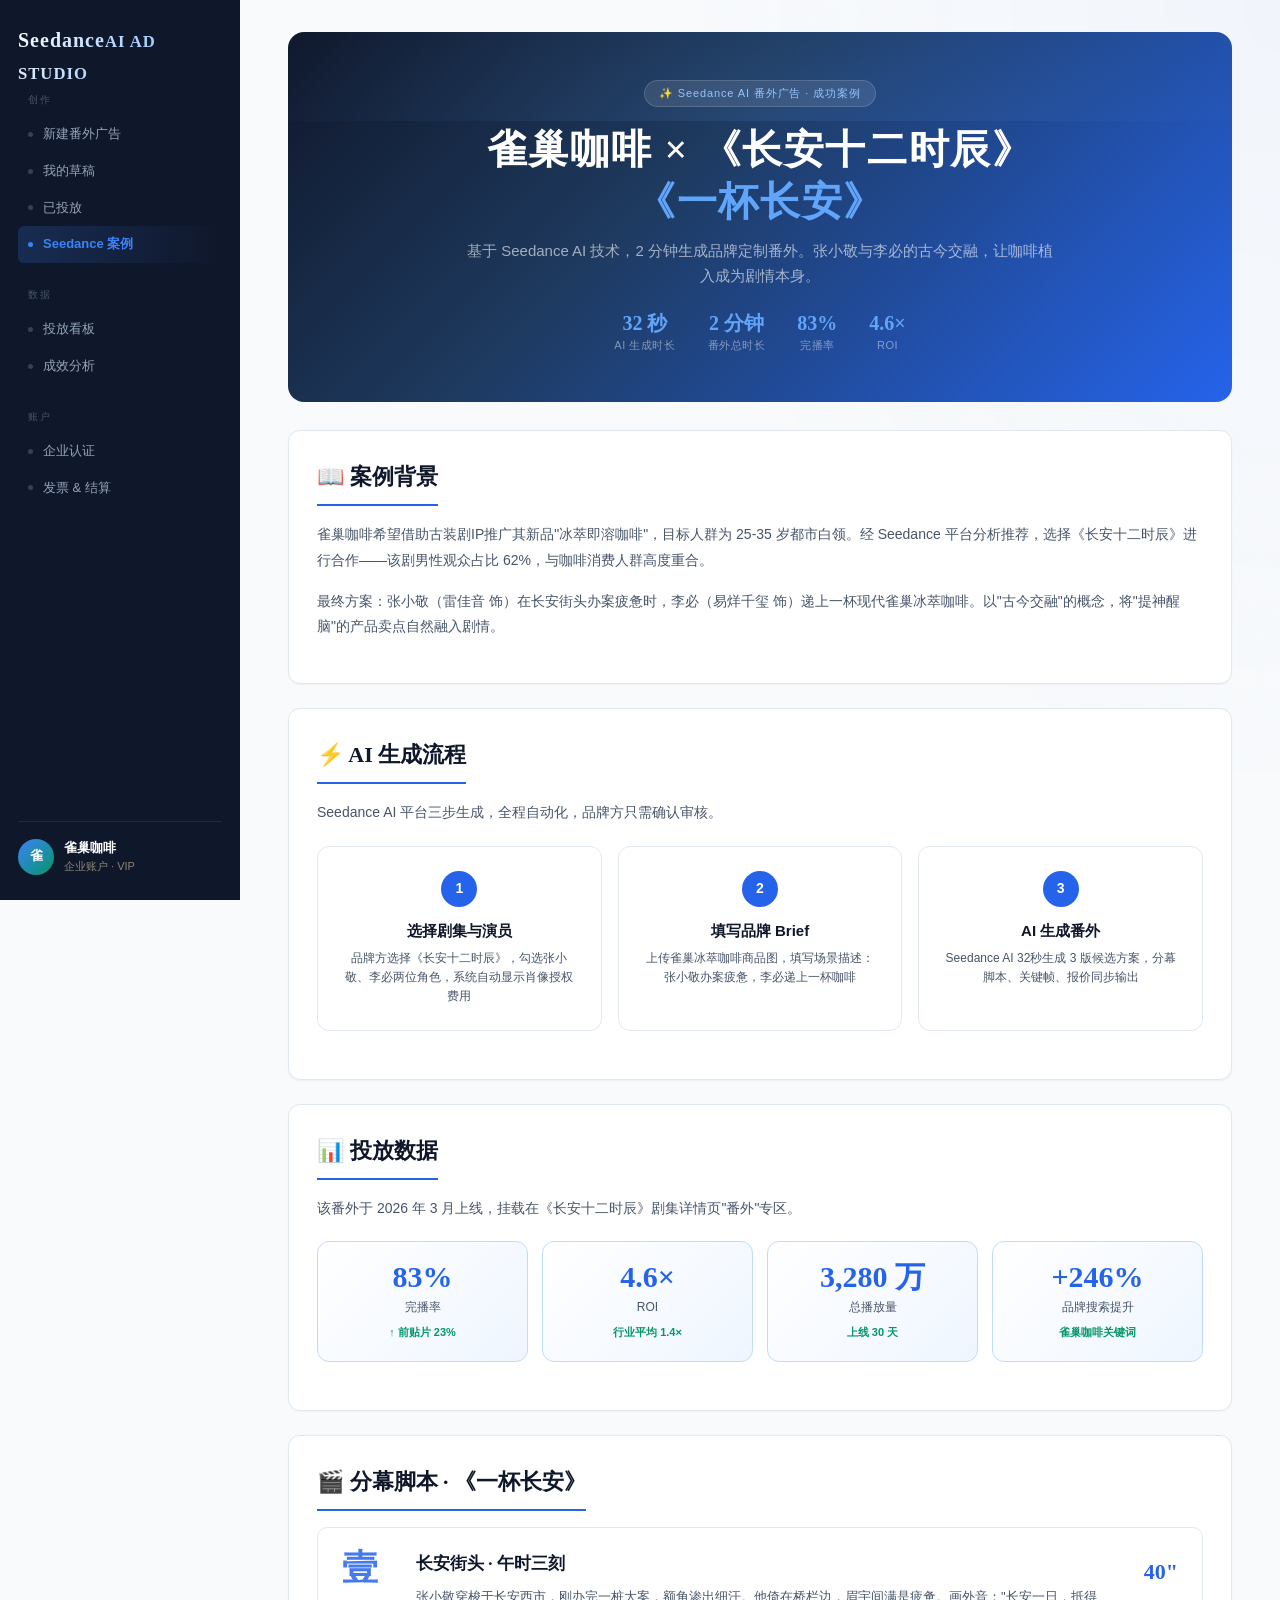
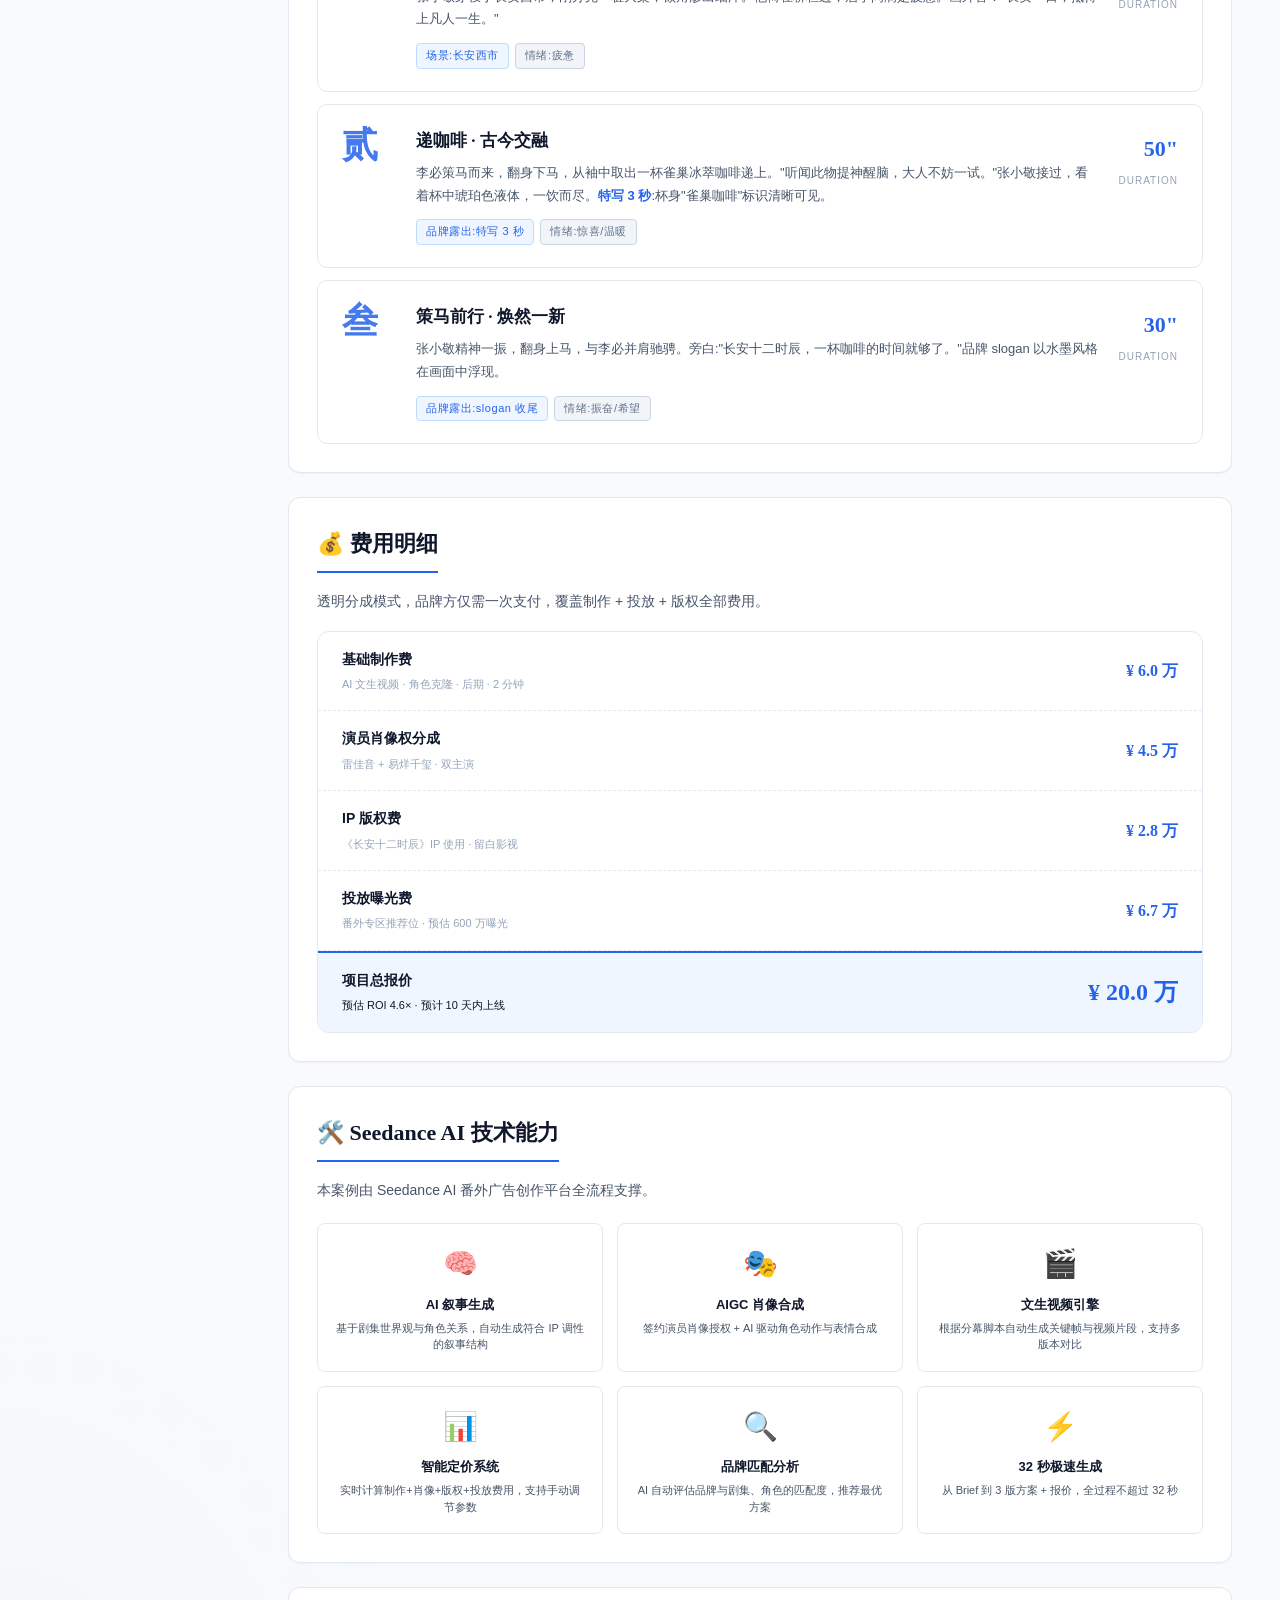
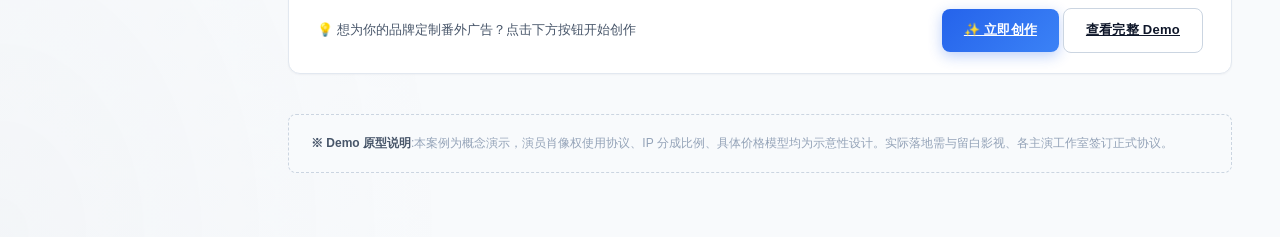
<file: seedance-case.html>
<!DOCTYPE html>
<html lang="zh-CN">
<head>
<meta charset="UTF-8">
<meta name="viewport" content="width=device-width, initial-scale=1.0">
<title>Seedance · 雀巢咖啡 × 长安十二时辰 案例</title>
<link rel="stylesheet" href="styles.css">
<style>
.case-hero {
  background: linear-gradient(135deg, #0f172a 0%, #1e3a5f 40%, #2563eb 100%);
  border-radius: var(--radius-xl);
  padding: 48px 40px;
  margin-bottom: 28px;
  position: relative;
  overflow: hidden;
  text-align: center;
}
.case-hero::before {
  content: ""; position: absolute; top:-30%; left:-10%; right:-10%;
  height: 200px;
  background: radial-gradient(ellipse at 50% 100%, rgba(96,165,250,0.12), transparent 70%);
  pointer-events: none;
}
.case-hero-badge {
  display: inline-flex; align-items: center; gap: 6px;
  padding: 4px 14px; background: rgba(255,255,255,0.1);
  border: 1px solid rgba(255,255,255,0.15); border-radius: 20px;
  font-size: 11px; color: #93c5fd; letter-spacing: 0.08em;
  margin-bottom: 16px; backdrop-filter: blur(4px);
}
.case-hero-title {
  font-family: var(--font-cn-serif); font-size: 40px; font-weight: 700;
  color: #fff; letter-spacing: 0.04em; margin-bottom: 10px; line-height: 1.3;
}
.case-hero-title em { font-style: normal; color: #60a5fa; }
.case-hero-sub {
  font-size: 15px; color: rgba(255,255,255,0.6);
  max-width: 600px; margin: 0 auto 24px; line-height: 1.7;
}
.case-hero-meta { display: flex; justify-content: center; gap: 32px; flex-wrap: wrap; }
.case-hero-meta-item { text-align: center; }
.case-hero-meta-val { font-family: var(--font-cn-serif); font-size: 20px; font-weight: 700; color: #60a5fa; line-height: 1; margin-bottom: 4px; }
.case-hero-meta-label { font-size: 11px; color: rgba(255,255,255,0.45); letter-spacing: 0.05em; }

.case-section { margin-bottom: 28px; }
.case-section-title {
  font-family: var(--font-cn-serif); font-size: 22px; font-weight: 700;
  color: var(--ink); margin-bottom: 16px; padding-bottom: 10px;
  border-bottom: 2px solid var(--primary);
  display: inline-block;
}
.case-section-desc { font-size: 14px; color: var(--ink-soft); line-height: 1.8; margin-bottom: 16px; }

.process-flow {
  display: grid; grid-template-columns: repeat(3, 1fr); gap: 16px;
  margin-bottom: 20px;
}
.process-step {
  background: #fff; border: 1px solid var(--border);
  border-radius: var(--radius-lg); padding: 24px;
  text-align: center; transition: all var(--transition-base);
}
.process-step:hover { border-color: var(--primary); box-shadow: var(--shadow-md); transform: translateY(-2px); }
.process-step-num {
  width: 36px; height: 36px; border-radius: 50%;
  background: var(--primary); color: #fff; font-weight: 700;
  display: flex; align-items: center; justify-content: center;
  margin: 0 auto 12px; font-size: 14px;
}
.process-step-title { font-size: 15px; font-weight: 600; color: var(--ink); margin-bottom: 6px; }
.process-step-desc { font-size: 12px; color: var(--ink-soft); line-height: 1.6; }

.data-grid {
  display: grid; grid-template-columns: repeat(4, 1fr); gap: 14px;
  margin-bottom: 20px;
}
.data-card {
  background: linear-gradient(135deg, #fff, var(--primary-soft));
  border: 1px solid #bfdbfe; border-radius: var(--radius-lg);
  padding: 20px; text-align: center;
}
.data-card-val { font-family: var(--font-cn-serif); font-size: 30px; font-weight: 700; color: var(--primary); line-height: 1; margin-bottom: 6px; }
.data-card-label { font-size: 12px; color: var(--ink-soft); }
.data-card-compare { font-size: 11px; color: var(--success); font-weight: 600; margin-top: 6px; }

.price-breakdown-case {
  background: var(--bg-card); border: 1px solid var(--border);
  border-radius: var(--radius-lg); overflow: hidden;
}
.price-row-case {
  display: flex; justify-content: space-between; align-items: center;
  padding: 16px 24px; border-bottom: 1px dashed var(--border);
}
.price-row-case:last-child { border-bottom: none; }
.price-row-case-label b { display: block; font-size: 14px; color: var(--ink); margin-bottom: 2px; }
.price-row-case-label span { font-size: 11px; color: var(--ink-dim); }
.price-row-case-val { font-family: var(--font-cn-serif); font-size: 16px; font-weight: 700; color: var(--primary); }

.tech-stack {
  display: grid; grid-template-columns: repeat(3, 1fr); gap: 14px;
}
.tech-item {
  background: #fff; border: 1px solid var(--border);
  border-radius: var(--radius-md); padding: 18px; text-align: center;
}
.tech-item-icon { font-size: 28px; margin-bottom: 8px; }
.tech-item-name { font-size: 13px; font-weight: 600; color: var(--ink); margin-bottom: 4px; }
.tech-item-desc { font-size: 11px; color: var(--ink-soft); line-height: 1.5; }

@media (max-width: 1024px) {
  .process-flow { grid-template-columns: 1fr; }
  .data-grid { grid-template-columns: repeat(2, 1fr); }
  .tech-stack { grid-template-columns: 1fr; }
}
@media (max-width: 640px) {
  .case-hero { padding: 32px 20px; }
  .case-hero-title { font-size: 28px; }
  .data-grid { grid-template-columns: 1fr 1fr; }
}
</style>
</head>
<body data-page="new">

<div class="app">

  <!-- 侧边栏 -->
  <aside class="sidebar">
    <a href="index.html" style="text-decoration:none;color:inherit;">
      <div class="logo">Seedance<small>AI AD STUDIO</small></div>
    </a>
    <div class="nav-group">
      <div class="nav-label">创作</div>
      <a class="nav-item" href="index.html"><span class="dot" style="opacity:0.3"></span>新建番外广告</a>
      <a class="nav-item" href="drafts.html"><span class="dot" style="opacity:0.3"></span>我的草稿</a>
      <a class="nav-item" href="published.html"><span class="dot" style="opacity:0.3"></span>已投放</a>
      <a class="nav-item active" href="seedance-case.html"><span class="dot"></span>Seedance 案例</a>
    </div>
    <div class="nav-group">
      <div class="nav-label">数据</div>
      <a class="nav-item" href="dashboard.html"><span class="dot" style="opacity:0.3"></span>投放看板</a>
      <a class="nav-item" href="analytics.html"><span class="dot" style="opacity:0.3"></span>成效分析</a>
    </div>
    <div class="nav-group">
      <div class="nav-label">账户</div>
      <a class="nav-item" href="enterprise.html"><span class="dot" style="opacity:0.3"></span>企业认证</a>
      <a class="nav-item" href="billing.html"><span class="dot" style="opacity:0.3"></span>发票 & 结算</a>
    </div>
    <div class="sidebar-footer">
      <div class="avatar">雀</div>
      <div class="user-info">
        <div class="user-name">雀巢咖啡</div>
        <div class="user-type">企业账户 · VIP</div>
      </div>
    </div>
  </aside>

  <main class="main">

    <!-- Hero -->
    <div class="case-hero">
      <div class="case-hero-badge">✨ Seedance AI 番外广告 · 成功案例</div>
      <h1 class="case-hero-title">雀巢咖啡 × 《长安十二时辰》<br><em>《一杯长安》</em></h1>
      <p class="case-hero-sub">基于 Seedance AI 技术，2 分钟生成品牌定制番外。张小敬与李必的古今交融，让咖啡植入成为剧情本身。</p>
      <div class="case-hero-meta">
        <div class="case-hero-meta-item">
          <div class="case-hero-meta-val">32 秒</div>
          <div class="case-hero-meta-label">AI 生成时长</div>
        </div>
        <div class="case-hero-meta-item">
          <div class="case-hero-meta-val">2 分钟</div>
          <div class="case-hero-meta-label">番外总时长</div>
        </div>
        <div class="case-hero-meta-item">
          <div class="case-hero-meta-val">83%</div>
          <div class="case-hero-meta-label">完播率</div>
        </div>
        <div class="case-hero-meta-item">
          <div class="case-hero-meta-val">4.6×</div>
          <div class="case-hero-meta-label">ROI</div>
        </div>
      </div>
    </div>

    <!-- 案例背景 -->
    <div class="card">
      <div class="case-section-title">📖 案例背景</div>
      <p class="case-section-desc">
        雀巢咖啡希望借助古装剧IP推广其新品"冰萃即溶咖啡"，目标人群为 25-35 岁都市白领。经 Seedance 平台分析推荐，选择《长安十二时辰》进行合作——该剧男性观众占比 62%，与咖啡消费人群高度重合。
      </p>
      <p class="case-section-desc">
        最终方案：张小敬（雷佳音 饰）在长安街头办案疲惫时，李必（易烊千玺 饰）递上一杯现代雀巢冰萃咖啡。以"古今交融"的概念，将"提神醒脑"的产品卖点自然融入剧情。
      </p>
    </div>

    <!-- AI 生成流程 -->
    <div class="card">
      <div class="case-section-title">⚡ AI 生成流程</div>
      <p class="case-section-desc" style="margin-bottom:20px;">
        Seedance AI 平台三步生成，全程自动化，品牌方只需确认审核。
      </p>
      <div class="process-flow">
        <div class="process-step">
          <div class="process-step-num">1</div>
          <div class="process-step-title">选择剧集与演员</div>
          <div class="process-step-desc">品牌方选择《长安十二时辰》，勾选张小敬、李必两位角色，系统自动显示肖像授权费用</div>
        </div>
        <div class="process-step">
          <div class="process-step-num">2</div>
          <div class="process-step-title">填写品牌 Brief</div>
          <div class="process-step-desc">上传雀巢冰萃咖啡商品图，填写场景描述：张小敬办案疲惫，李必递上一杯咖啡</div>
        </div>
        <div class="process-step">
          <div class="process-step-num">3</div>
          <div class="process-step-title">AI 生成番外</div>
          <div class="process-step-desc">Seedance AI 32秒生成 3 版候选方案，分幕脚本、关键帧、报价同步输出</div>
        </div>
      </div>
    </div>

    <!-- 数据效果 -->
    <div class="card">
      <div class="case-section-title">📊 投放数据</div>
      <p class="case-section-desc" style="margin-bottom:20px;">
        该番外于 2026 年 3 月上线，挂载在《长安十二时辰》剧集详情页"番外"专区。
      </p>
      <div class="data-grid">
        <div class="data-card">
          <div class="data-card-val">83%</div>
          <div class="data-card-label">完播率</div>
          <div class="data-card-compare">↑ 前贴片 23%</div>
        </div>
        <div class="data-card">
          <div class="data-card-val">4.6×</div>
          <div class="data-card-label">ROI</div>
          <div class="data-card-compare">行业平均 1.4×</div>
        </div>
        <div class="data-card">
          <div class="data-card-val">3,280 万</div>
          <div class="data-card-label">总播放量</div>
          <div class="data-card-compare">上线 30 天</div>
        </div>
        <div class="data-card">
          <div class="data-card-val">+246%</div>
          <div class="data-card-label">品牌搜索提升</div>
          <div class="data-card-compare">雀巢咖啡关键词</div>
        </div>
      </div>
    </div>

    <!-- 分幕脚本 -->
    <div class="card">
      <div class="case-section-title">🎬 分幕脚本 · 《一杯长安》</div>
      <div class="storyboard">
        <div class="scene">
          <div class="scene-num">壹</div>
          <div class="scene-body">
            <div class="scene-title">长安街头 · 午时三刻</div>
            <div class="scene-desc">张小敬穿梭于长安西市，刚办完一桩大案，额角渗出细汗。他倚在桥栏边，眉宇间满是疲惫。画外音："长安一日，抵得上凡人一生。"</div>
            <div class="scene-tags">
              <span class="tag tag-primary">场景:长安西市</span>
              <span class="tag tag-gold">情绪:疲惫</span>
            </div>
          </div>
          <div class="scene-right">
            <span class="scene-duration">40"</span>
            <span class="scene-duration-label">Duration</span>
          </div>
        </div>
        <div class="scene">
          <div class="scene-num">贰</div>
          <div class="scene-body">
            <div class="scene-title">递咖啡 · 古今交融</div>
            <div class="scene-desc">李必策马而来，翻身下马，从袖中取出一杯雀巢冰萃咖啡递上。"听闻此物提神醒脑，大人不妨一试。"张小敬接过，看着杯中琥珀色液体，一饮而尽。<b style="color:var(--primary)">特写 3 秒</b>:杯身"雀巢咖啡"标识清晰可见。</div>
            <div class="scene-tags">
              <span class="tag tag-primary">品牌露出:特写 3 秒</span>
              <span class="tag tag-gold">情绪:惊喜/温暖</span>
            </div>
          </div>
          <div class="scene-right">
            <span class="scene-duration">50"</span>
            <span class="scene-duration-label">Duration</span>
          </div>
        </div>
        <div class="scene">
          <div class="scene-num">叁</div>
          <div class="scene-body">
            <div class="scene-title">策马前行 · 焕然一新</div>
            <div class="scene-desc">张小敬精神一振，翻身上马，与李必并肩驰骋。旁白:"长安十二时辰，一杯咖啡的时间就够了。"品牌 slogan 以水墨风格在画面中浮现。</div>
            <div class="scene-tags">
              <span class="tag tag-primary">品牌露出:slogan 收尾</span>
              <span class="tag tag-gold">情绪:振奋/希望</span>
            </div>
          </div>
          <div class="scene-right">
            <span class="scene-duration">30"</span>
            <span class="scene-duration-label">Duration</span>
          </div>
        </div>
      </div>
    </div>

    <!-- 费用明细 -->
    <div class="card">
      <div class="case-section-title">💰 费用明细</div>
      <p class="case-section-desc" style="margin-bottom:16px;">
        透明分成模式，品牌方仅需一次支付，覆盖制作 + 投放 + 版权全部费用。
      </p>
      <div class="price-breakdown-case">
        <div class="price-row-case">
          <div class="price-row-case-label"><b>基础制作费</b><span>AI 文生视频 · 角色克隆 · 后期 · 2 分钟</span></div>
          <div class="price-row-case-val">¥ 6.0 万</div>
        </div>
        <div class="price-row-case">
          <div class="price-row-case-label"><b>演员肖像权分成</b><span>雷佳音 + 易烊千玺 · 双主演</span></div>
          <div class="price-row-case-val">¥ 4.5 万</div>
        </div>
        <div class="price-row-case">
          <div class="price-row-case-label"><b>IP 版权费</b><span>《长安十二时辰》IP 使用 · 留白影视</span></div>
          <div class="price-row-case-val">¥ 2.8 万</div>
        </div>
        <div class="price-row-case">
          <div class="price-row-case-label"><b>投放曝光费</b><span>番外专区推荐位 · 预估 600 万曝光</span></div>
          <div class="price-row-case-val">¥ 6.7 万</div>
        </div>
        <div class="price-row-case" style="background:var(--primary-soft);border-top:2px solid var(--primary);">
          <div class="price-row-case-label"><b>项目总报价</b><span style="color:var(--ink);">预估 ROI 4.6× · 预计 10 天内上线</span></div>
          <div class="price-row-case-val" style="font-size:24px;color:var(--primary);">¥ 20.0 万</div>
        </div>
      </div>
    </div>

    <!-- Seedance 技术说明 -->
    <div class="card">
      <div class="case-section-title">🛠️ Seedance AI 技术能力</div>
      <p class="case-section-desc" style="margin-bottom:20px;">
        本案例由 Seedance AI 番外广告创作平台全流程支撑。
      </p>
      <div class="tech-stack">
        <div class="tech-item">
          <div class="tech-item-icon">🧠</div>
          <div class="tech-item-name">AI 叙事生成</div>
          <div class="tech-item-desc">基于剧集世界观与角色关系，自动生成符合 IP 调性的叙事结构</div>
        </div>
        <div class="tech-item">
          <div class="tech-item-icon">🎭</div>
          <div class="tech-item-name">AIGC 肖像合成</div>
          <div class="tech-item-desc">签约演员肖像授权 + AI 驱动角色动作与表情合成</div>
        </div>
        <div class="tech-item">
          <div class="tech-item-icon">🎬</div>
          <div class="tech-item-name">文生视频引擎</div>
          <div class="tech-item-desc">根据分幕脚本自动生成关键帧与视频片段，支持多版本对比</div>
        </div>
        <div class="tech-item">
          <div class="tech-item-icon">📊</div>
          <div class="tech-item-name">智能定价系统</div>
          <div class="tech-item-desc">实时计算制作+肖像+版权+投放费用，支持手动调节参数</div>
        </div>
        <div class="tech-item">
          <div class="tech-item-icon">🔍</div>
          <div class="tech-item-name">品牌匹配分析</div>
          <div class="tech-item-desc">AI 自动评估品牌与剧集、角色的匹配度，推荐最优方案</div>
        </div>
        <div class="tech-item">
          <div class="tech-item-icon">⚡</div>
          <div class="tech-item-name">32 秒极速生成</div>
          <div class="tech-item-desc">从 Brief 到 3 版方案 + 报价，全过程不超过 32 秒</div>
        </div>
      </div>
    </div>

    <!-- 结语 -->
    <div class="action-bar" style="margin-top:24px;">
      <div class="action-left">💡 想为你的品牌定制番外广告？点击下方按钮开始创作</div>
      <div>
        <a href="index.html" class="btn btn-primary">✨ 立即创作</a>
        <a href="index.html" class="btn btn-secondary">查看完整 Demo</a>
      </div>
    </div>

    <div class="disclaimer">
      <b>※ Demo 原型说明</b>:本案例为概念演示，演员肖像权使用协议、IP 分成比例、具体价格模型均为示意性设计。实际落地需与留白影视、各主演工作室签订正式协议。
    </div>

  </main>
</div>

</body>
</html>
</file>
<file: styles.css>
:root {
  /* ===== Modern Blue-based Color System ===== */
  --primary: #2563eb;
  --primary-light: #3b82f6;
  --primary-glow: #60a5fa;
  --primary-dark: #1d4ed8;
  --primary-soft: #eff6ff;

  --accent: var(--primary);
  --accent-glow: var(--primary-light);
  --accent-soft: var(--primary-soft);

  --gold: #64748b;
  --gold-soft: #f1f5f9;

  --success: #059669;
  --success-soft: #ecfdf5;
  --warning: #d97706;
  --warning-soft: #fffbeb;
  --danger: #dc2626;
  --danger-soft: #fef2f2;

  /* ===== Surface & Ink ===== */
  --bg: #f8fafc;
  --bg-elev: #ffffff;
  --bg-card: #ffffff;
  --bg-hover: #f1f5f9;
  --bg-sidebar: #0f172a;

  --border: #e2e8f0;
  --border-strong: #cbd5e1;

  --ink: #0f172a;
  --ink-soft: #475569;
  --ink-dim: #94a3b8;

  /* ===== Typography ===== */
  --font-cn-serif: "Noto Serif SC", "Source Han Serif SC", "Songti SC", "STSong", serif;
  --font-cn: "PingFang SC", -apple-system, "Microsoft YaHei", sans-serif;
  --font-mono: "SF Mono", "JetBrains Mono", Menlo, monospace;

  /* ===== Shadows (unified) ===== */
  --shadow-xs: 0 1px 2px rgba(15,23,42,0.04);
  --shadow-sm: 0 1px 3px rgba(15,23,42,0.06), 0 1px 2px rgba(15,23,42,0.04);
  --shadow-md: 0 4px 6px -1px rgba(15,23,42,0.08), 0 2px 4px -2px rgba(15,23,42,0.04);
  --shadow-lg: 0 10px 15px -3px rgba(15,23,42,0.10), 0 4px 6px -4px rgba(15,23,42,0.04);
  --shadow-xl: 0 20px 25px -5px rgba(15,23,42,0.12), 0 8px 10px -6px rgba(15,23,42,0.04);

  /* ===== Radii ===== */
  --radius-sm: 6px;
  --radius-md: 8px;
  --radius-lg: 12px;
  --radius-xl: 16px;

  /* ===== Transitions ===== */
  --transition-fast: 0.15s ease;
  --transition-base: 0.2s ease;
  --transition-slow: 0.3s ease;
}
* { margin:0; padding:0; box-sizing:border-box; }
html, body {
  background: var(--bg);
  color: var(--ink);
  font-family: var(--font-cn);
  font-size: 14px;
  line-height: 1.6;
  -webkit-font-smoothing: antialiased;
  -moz-osx-font-smoothing: grayscale;
  min-height: 100vh;
  scroll-behavior: smooth;
}
body {
  background:
    radial-gradient(ellipse 80% 40% at 100% 0%, rgba(37,99,235,0.03), transparent 60%),
    radial-gradient(ellipse 60% 30% at 0% 100%, rgba(100,116,139,0.03), transparent 60%),
    var(--bg);
}

/* ===== Modern Scrollbar ===== */
::-webkit-scrollbar { width: 6px; height: 6px; }
::-webkit-scrollbar-track { background: transparent; }
::-webkit-scrollbar-thumb { background: var(--ink-dim); border-radius: 3px; }
::-webkit-scrollbar-thumb:hover { background: var(--ink-soft); }
.sidebar::-webkit-scrollbar-thumb { background: rgba(255,255,255,0.15); }
.sidebar::-webkit-scrollbar-thumb:hover { background: rgba(255,255,255,0.25); }

/* ===== Selection ===== */
::selection { background: var(--primary-soft); color: var(--primary-dark); }

/* ===== Focus styles ===== */
:focus-visible { outline: 2px solid var(--primary); outline-offset: 2px; }
:focus:not(:focus-visible) { outline: none; }

::placeholder { color: var(--ink-dim); opacity: 0.7; }

/* ========== Layout ========== */
.app {
  display: grid;
  grid-template-columns: 240px 1fr;
  min-height: 100vh;
}
.sidebar {
  background: var(--bg-sidebar);
  color: #cbd5e1;
  padding: 24px 18px;
  position: sticky; top: 0; height: 100vh;
  display: flex; flex-direction: column;
  overflow-y: auto;
}
.logo {
  font-family: var(--font-cn-serif);
  font-size: 20px;
  font-weight: 700;
  letter-spacing: 0.05em;
  margin-bottom: 4px;
  background: linear-gradient(135deg, #fff 0%, #60a5fa 100%);
  -webkit-background-clip: text;
  -webkit-text-fill-color: transparent;
  background-clip: text;
}
.logo-sub {
  font-size: 11px;
  color: #64748b;
  letter-spacing: 0.2em;
  text-transform: uppercase;
  margin-bottom: 32px;
}
.nav-group { margin-bottom: 24px; }
.nav-label {
  font-size: 10px;
  color: #475569;
  letter-spacing: 0.15em;
  text-transform: uppercase;
  margin-bottom: 8px;
  padding: 0 10px;
}
.nav-item {
  display: flex; align-items: center; gap: 10px;
  padding: 8px 10px;
  border-radius: 6px;
  color: #94a3b8;
  font-size: 13px;
  cursor: pointer;
  transition: all var(--transition-fast);
  text-decoration: none;
}
.nav-item:hover { background: rgba(255,255,255,0.06); color: #e2e8f0; }
.nav-item.active {
  background: linear-gradient(90deg, rgba(59,130,246,0.2), transparent);
  color: var(--primary-light);
  font-weight: 600;
}
.nav-item .dot {
  width: 5px; height: 5px; border-radius: 50%;
  background: currentColor;
}

.sidebar-footer {
  margin-top: auto;
  padding-top: 16px;
  border-top: 1px solid rgba(255,255,255,0.08);
  display: flex; align-items: center; gap: 10px;
}
.avatar {
  width: 36px; height: 36px;
  border-radius: 50%;
  background: linear-gradient(135deg, #3b82f6, #059669);
  display: flex; align-items: center; justify-content: center;
  font-weight: 700; font-size: 13px; color: #fff;
  font-family: var(--font-cn-serif);
}
.user-info { flex: 1; min-width: 0; }
.user-name { font-size: 13px; font-weight: 600; color: #fff; }
.user-type { font-size: 11px; color: #8d8573; }

/* ========== Main ========== */
.main { padding: 32px 48px 64px; max-width: 1280px; }

.breadcrumb {
  display: flex; align-items: center; gap: 8px;
  font-size: 12px; color: var(--ink-dim);
  margin-bottom: 12px;
}
.breadcrumb .sep { opacity: 0.4; }

.page-header {
  display: flex; align-items: flex-end; justify-content: space-between;
  margin-bottom: 32px;
  padding-bottom: 20px;
  border-bottom: 1px solid var(--border);
}
.page-title {
  font-family: var(--font-cn-serif);
  font-size: 30px;
  font-weight: 700;
  letter-spacing: 0.02em;
  margin-bottom: 6px;
  color: var(--ink);
}
.page-sub {
  font-size: 13px;
  color: var(--ink-soft);
}

/* ========== Progress Steps ========== */
.steps {
  display: grid;
  grid-template-columns: repeat(4, 1fr);
  gap: 0;
  margin-bottom: 36px;
  background: var(--bg-elev);
  border: 1px solid var(--border);
  border-radius: var(--radius-lg);
  overflow: hidden;
  box-shadow: var(--shadow-sm);
}
.step {
  padding: 18px 22px;
  display: flex; align-items: center; gap: 12px;
  border-right: 1px solid var(--border);
  position: relative;
  cursor: pointer;
  transition: background 0.2s;
}
.step:last-child { border-right: none; }
.step:hover { background: var(--bg-hover); }
.step-num {
  width: 30px; height: 30px;
  border-radius: 50%;
  background: var(--bg-hover);
  border: 1.5px solid var(--border-strong);
  display: flex; align-items: center; justify-content: center;
  font-family: var(--font-cn-serif);
  font-weight: 700;
  font-size: 13px;
  color: var(--ink-dim);
  flex-shrink: 0;
}
.step.active .step-num {
  background: var(--accent);
  border-color: var(--accent);
  color: #fff;
  box-shadow: 0 0 0 4px var(--accent-soft);
}
.step.done .step-num {
  background: var(--success-soft);
  border-color: var(--success);
  color: var(--success);
}
.step.done .step-num::before { content: "✓"; }
.step.done .step-num span { display: none; }
.step-body { flex: 1; min-width: 0; }
.step-label {
  font-size: 10px;
  color: var(--ink-dim);
  letter-spacing: 0.1em;
  text-transform: uppercase;
  margin-bottom: 2px;
}
.step-name {
  font-size: 14px;
  font-weight: 600;
  color: var(--ink-soft);
}
.step.active .step-name { color: var(--ink); }
.step.done .step-name { color: var(--ink); }

/* ========== Card ========== */
.card {
  background: var(--bg-card);
  border: 1px solid var(--border);
  border-radius: var(--radius-lg);
  padding: 28px;
  margin-bottom: 24px;
  box-shadow: var(--shadow-xs);
}
.card-header {
  display: flex; align-items: flex-end; justify-content: space-between;
  margin-bottom: 20px;
  padding-bottom: 16px;
  border-bottom: 1px solid var(--border);
}
.card-title {
  font-family: var(--font-cn-serif);
  font-size: 19px;
  font-weight: 700;
  margin-bottom: 4px;
  color: var(--ink);
}
.card-desc { font-size: 13px; color: var(--ink-soft); }
.card-meta { font-size: 12px; color: var(--ink-dim); }

/* ========== Drama Selector ========== */
.drama-row {
  display: flex; align-items: center; gap: 24px;
  padding: 22px;
  background: linear-gradient(135deg, var(--gold-soft) 0%, #fff 60%);
  border: 1px solid var(--border-strong);
  border-radius: 10px;
}
.drama-poster {
  width: 90px; height: 120px;
  border-radius: var(--radius-sm);
  background: linear-gradient(135deg, #0f172a 0%, #2563eb 50%, #64748b 100%);
  display: flex; align-items: center; justify-content: center;
  font-family: var(--font-cn-serif);
  font-weight: 700;
  font-size: 24px;
  color: #e2e8f0;
  letter-spacing: 0.1em;
  line-height: 1.2;
  text-align: center;
  box-shadow: 0 4px 16px rgba(15,23,42,0.25);
  flex-shrink: 0;
}
.drama-info { flex: 1; }
.drama-name {
  font-family: var(--font-cn-serif);
  font-size: 24px;
  font-weight: 700;
  margin-bottom: 8px;
  letter-spacing: 0.02em;
  color: var(--ink);
}
.drama-tags {
  display: flex; gap: 6px; margin-bottom: 12px;
  flex-wrap: wrap;
}
.drama-stat {
  display: flex; gap: 28px;
  font-size: 12px;
  color: var(--ink-soft);
}
.drama-stat b {
  display: block;
  font-family: var(--font-cn-serif);
  color: var(--accent);
  font-size: 20px;
  font-weight: 700;
  margin-bottom: 2px;
}
.tag {
  display: inline-block;
  padding: 3px 9px;
  border-radius: 4px;
  font-size: 11px;
  font-weight: 500;
  letter-spacing: 0.05em;
}
.tag-primary { background: var(--accent-soft); color: var(--accent); border: 1px solid #bfdbfe; }
.tag-gold { background: var(--gold-soft); color: var(--gold); border: 1px solid #cbd5e1; }
.tag-neutral { background: var(--bg-hover); color: var(--ink-soft); border: 1px solid var(--border); }
.tag-success { background: var(--success-soft); color: var(--success); border: 1px solid #a7f3d0; }

.btn-switch {
  padding: 9px 16px;
  border-radius: 6px;
  border: 1px solid var(--border-strong);
  background: #fff;
  color: var(--ink-soft);
  font-size: 12px;
  cursor: pointer;
  transition: all 0.15s;
  font-family: inherit;
}
.btn-switch:hover { border-color: var(--accent); color: var(--accent); }

/* ========== Character Grid ========== */
.char-toolbar {
  display: flex; align-items: center; justify-content: space-between;
  margin-bottom: 16px;
}
.char-filter {
  display: flex; gap: 6px;
}
.chip {
  padding: 6px 14px;
  font-size: 12px;
  border-radius: 20px;
  border: 1px solid var(--border-strong);
  color: var(--ink-soft);
  background: #fff;
  cursor: pointer;
  font-family: inherit;
  transition: all 0.15s;
}
.chip:hover { color: var(--accent); border-color: var(--accent); }
.chip.active {
  background: var(--accent);
  border-color: var(--accent);
  color: #fff;
}
.selected-count {
  font-size: 12px;
  color: var(--ink-soft);
}
.selected-count b { color: var(--accent); font-weight: 700; font-size: 13px; }

.char-grid {
  display: grid;
  grid-template-columns: repeat(auto-fill, minmax(170px, 1fr));
  gap: 14px;
}
.char-card {
  background: #fff;
  border: 1.5px solid var(--border);
  border-radius: 10px;
  overflow: hidden;
  cursor: pointer;
  position: relative;
  transition: all 0.2s;
}
.char-card:hover {
  border-color: var(--border-strong);
  transform: translateY(-3px);
  box-shadow: 0 10px 28px rgba(26,24,20,0.1);
}
.char-card.selected {
  border-color: var(--primary);
  box-shadow: 0 0 0 1px var(--primary), 0 10px 28px rgba(37,99,235,0.18);
}
.char-card.selected::after {
  content: "✓";
  position: absolute; top: 10px; right: 10px;
  width: 24px; height: 24px;
  background: var(--primary);
  color: #fff;
  border-radius: 50%;
  display: flex; align-items: center; justify-content: center;
  font-weight: 700;
  font-size: 12px;
  box-shadow: 0 2px 8px rgba(37,99,235,0.4);
  z-index: 3;
}
.char-img {
  width: 100%;
  height: 200px;
  background: linear-gradient(135deg, var(--bg-hover), #e2e8f0);
  position: relative;
  overflow: hidden;
}
.char-img img {
  width: 100%; height: 100%;
  object-fit: cover;
  display: block;
}
.char-img::after {
  content: "AIGC 已授权";
  position: absolute;
  top: 8px;
  left: 8px;
  font-size: 10px;
  color: #fff;
  background: rgba(26,24,20,0.55);
  padding: 3px 7px;
  border-radius: 3px;
  letter-spacing: 0.08em;
  backdrop-filter: blur(6px);
  z-index: 2;
  font-weight: 500;
}
.char-body { padding: 12px 14px 14px; }
.char-name {
  font-family: var(--font-cn-serif);
  font-size: 17px;
  font-weight: 700;
  margin-bottom: 2px;
  color: var(--ink);
}
.char-actor {
  font-size: 11px;
  color: var(--ink-dim);
  margin-bottom: 10px;
  letter-spacing: 0.03em;
}
.char-traits {
  display: flex; flex-wrap: wrap; gap: 4px;
}
.char-traits .tag {
  font-size: 10px;
  padding: 1px 6px;
}
.char-price {
  margin-top: 10px;
  padding-top: 10px;
  border-top: 1px dashed var(--border);
  font-size: 11px;
  color: var(--ink-soft);
  display: flex; justify-content: space-between; align-items: center;
}
.char-price b {
  color: var(--accent);
  font-family: var(--font-cn-serif);
  font-weight: 700;
  font-size: 13px;
}

/* ========== Form Panel ========== */
.form-grid {
  display: grid;
  grid-template-columns: 1fr 1fr;
  gap: 32px;
}
.form-group { margin-bottom: 22px; }
.form-label {
  display: flex; align-items: center; justify-content: space-between;
  font-size: 13px;
  font-weight: 600;
  margin-bottom: 8px;
  color: var(--ink);
}
.form-label .required { color: var(--accent); margin-left: 4px; }
.form-label .hint { font-size: 11px; color: var(--ink-dim); font-weight: 400; }

.input, .textarea, .select {
  width: 100%;
  background: #fff;
  border: 1px solid var(--border-strong);
  border-radius: 7px;
  padding: 10px 14px;
  color: var(--ink);
  font-size: 13px;
  font-family: inherit;
  transition: border 0.15s, box-shadow 0.15s;
}
.input:focus, .textarea:focus, .select:focus {
  outline: none;
  border-color: var(--accent);
  box-shadow: 0 0 0 3px var(--accent-soft);
}
.textarea { resize: vertical; min-height: 100px; line-height: 1.7; }

.upload-box {
  border: 2px dashed var(--border-strong);
  border-radius: 10px;
  padding: 20px;
  text-align: center;
  cursor: pointer;
  transition: all 0.15s;
  background: var(--bg);
}
.upload-box:hover {
  border-color: var(--accent);
  background: var(--accent-soft);
}

.upload-preview {
  display: flex; align-items: center; gap: 14px;
  padding: 12px 14px;
  background: var(--bg);
  border: 1px solid var(--border);
  border-radius: 8px;
}
.upload-preview-img {
  width: 56px; height: 56px;
  border-radius: 6px;
  background: linear-gradient(135deg, #3b82f6 0%, #059669 100%);
  display: flex; align-items: center; justify-content: center;
  font-size: 28px;
  flex-shrink: 0;
  box-shadow: 0 2px 8px rgba(37,99,235,0.25);
}
.upload-preview-info { flex: 1; min-width: 0; }
.upload-preview-name { font-size: 13px; font-weight: 600; margin-bottom: 3px; color: var(--ink); }
.upload-preview-meta { font-size: 11px; color: var(--ink-dim); line-height: 1.5; }

.icon-btn {
  width: 28px; height: 28px;
  border-radius: 5px;
  border: 1px solid var(--border-strong);
  background: #fff;
  color: var(--ink-dim);
  cursor: pointer;
  font-size: 13px;
  transition: all 0.15s;
}
.icon-btn:hover { color: var(--accent); border-color: var(--accent); }

/* ========== Style Preset ========== */
.preset-grid {
  display: grid; grid-template-columns: repeat(4, 1fr); gap: 10px;
}
.preset {
  padding: 14px 10px;
  background: #fff;
  border: 1.5px solid var(--border);
  border-radius: 8px;
  cursor: pointer;
  transition: all 0.15s;
  text-align: center;
}
.preset:hover { border-color: var(--gold); background: var(--gold-soft); }
.preset.active {
  border-color: var(--accent);
  background: var(--accent-soft);
  box-shadow: 0 4px 12px rgba(37,99,235,0.1);
}
.preset-emoji { font-size: 24px; margin-bottom: 4px; }
.preset-name { font-size: 13px; font-weight: 600; color: var(--ink); }
.preset-desc { font-size: 10px; color: var(--ink-dim); margin-top: 2px; }

/* ========== Action Bar ========== */
.action-bar {
  display: flex; justify-content: space-between; align-items: center;
  padding: 20px 28px;
  background: var(--bg-card);
  border: 1px solid var(--border);
  border-radius: var(--radius-lg);
  margin-bottom: 24px;
  box-shadow: var(--shadow-xs);
}
.action-left { color: var(--ink-soft); font-size: 13px; }
.action-left b { color: var(--accent); font-family: var(--font-cn-serif); }

.btn {
  padding: 11px 22px;
  border-radius: var(--radius-md);
  border: none;
  font-family: inherit;
  font-size: 13px;
  font-weight: 600;
  cursor: pointer;
  transition: all var(--transition-fast);
  letter-spacing: 0.02em;
  display: inline-flex; align-items: center; gap: 8px;
  white-space: nowrap;
}
.btn-primary {
  background: linear-gradient(135deg, var(--primary) 0%, var(--primary-light) 100%);
  color: #fff;
  box-shadow: 0 4px 14px rgba(37,99,235,0.3);
}
.btn-primary:hover {
  transform: translateY(-1px);
  box-shadow: 0 6px 20px rgba(37,99,235,0.45);
}
.btn-primary:active {
  transform: translateY(0);
  box-shadow: 0 2px 8px rgba(37,99,235,0.3);
}
.btn-secondary {
  background: #fff;
  border: 1px solid var(--border-strong);
  color: var(--ink);
}
.btn-secondary:hover { background: var(--bg-hover); border-color: var(--primary); color: var(--primary); }
.btn-ghost {
  background: transparent;
  color: var(--ink-soft);
}
.btn-ghost:hover { color: var(--ink); background: var(--bg-hover); }

/* ========== Result Area ========== */
.result-header {
  background: linear-gradient(135deg, #fff 0%, var(--gold-soft) 50%, var(--primary-soft) 100%);
  border: 1px solid var(--border-strong);
  border-radius: var(--radius-lg);
  padding: 28px 32px;
  margin-bottom: 20px;
  display: flex; align-items: center; justify-content: space-between;
  position: relative;
  overflow: hidden;
  box-shadow: 0 2px 8px rgba(37,99,235,0.06);
}
.result-header::before {
  content: "";
  position: absolute; top:-50%; right:-10%;
  width: 300px; height: 300px;
  background: radial-gradient(circle, rgba(37,99,235,0.12), transparent 70%);
  pointer-events: none;
}
.result-title-row {
  position: relative;
  z-index: 1;
}
.result-badge {
  display: inline-block;
  padding: 4px 11px;
  background: var(--success-soft);
  color: var(--success);
  border: 1px solid #a7f3d0;
  border-radius: var(--radius-sm);
  font-size: 11px;
  letter-spacing: 0.1em;
  margin-bottom: 12px;
  font-weight: 600;
}
.result-title {
  font-family: var(--font-cn-serif);
  font-size: 28px;
  font-weight: 700;
  margin-bottom: 6px;
  color: var(--ink);
  letter-spacing: 0.02em;
}
.result-sub {
  font-size: 13px;
  color: var(--ink-soft);
}
.result-meta {
  text-align: right;
  position: relative; z-index: 1;
}
.result-price-big {
  font-family: var(--font-cn-serif);
  font-size: 38px;
  font-weight: 700;
  color: var(--accent);
  line-height: 1;
  margin-bottom: 4px;
}
.result-price-big .currency {
  font-size: 18px;
  color: var(--ink-soft);
  font-weight: 500;
  margin-right: 4px;
}
.result-price-label {
  font-size: 11px;
  color: var(--ink-dim);
  letter-spacing: 0.1em;
}

/* Storyboard */
.storyboard {
  display: flex;
  flex-direction: column;
  gap: 12px;
}
.scene {
  display: grid;
  grid-template-columns: 54px 1fr auto;
  gap: 20px;
  align-items: flex-start;
  padding: 22px 24px;
  background: #fff;
  border: 1px solid var(--border);
  border-radius: 10px;
  transition: all 0.15s;
  position: relative;
}
.scene:hover {
  border-color: var(--border-strong);
  background: var(--bg);
  box-shadow: 0 2px 8px rgba(15,23,42,0.04);
}
.scene-num {
  font-family: var(--font-cn-serif);
  font-size: 36px;
  font-weight: 700;
  color: var(--accent);
  line-height: 1;
  opacity: 0.85;
}
.scene-body { min-width: 0; }
.scene-title {
  font-family: var(--font-cn-serif);
  font-size: 17px;
  font-weight: 700;
  margin-bottom: 8px;
  color: var(--ink);
}
.scene-desc {
  font-size: 13px;
  color: var(--ink-soft);
  line-height: 1.75;
  margin-bottom: 12px;
}
.scene-tags {
  display: flex; flex-wrap: wrap; gap: 6px;
}
.scene-right {
  text-align: right;
  padding-top: 4px;
}
.scene-duration {
  display: block;
  font-family: var(--font-cn-serif);
  color: var(--accent);
  font-size: 22px;
  font-weight: 700;
  margin-bottom: 2px;
}
.scene-duration-label {
  font-size: 10px;
  color: var(--ink-dim);
  letter-spacing: 0.1em;
  text-transform: uppercase;
}
.scene-actions {
  display: flex; gap: 6px;
  margin-top: 10px;
  justify-content: flex-end;
}

/* ========== Storyboard Keyframes ========== */
.keyframes {
  display: grid;
  grid-template-columns: repeat(3, 1fr);
  gap: 8px;
  margin-bottom: 14px;
}
.kf {
  position: relative;
  aspect-ratio: 16 / 9;
  border-radius: 6px;
  overflow: hidden;
  background: #1a1814;
  box-shadow: 0 2px 8px rgba(26,24,20,0.12);
  border: 1px solid rgba(26,24,20,0.08);
}
.kf-img {
  position: absolute; inset: 0;
  background-size: cover;
  background-position: center 18%;
  filter: saturate(0.85) contrast(1.05);
}
.kf-tint {
  position: absolute; inset: 0;
  mix-blend-mode: multiply;
}
.kf-tint.night { background: linear-gradient(160deg, rgba(15,23,42,0.7), rgba(37,99,235,0.25) 60%, rgba(59,130,246,0.15)); }
.kf-tint.warm  { background: linear-gradient(160deg, rgba(37,99,235,0.2), rgba(100,116,139,0.3) 60%, rgba(236,255,241,0.15)); }
.kf-tint.glow  { background: linear-gradient(180deg, rgba(37,99,235,0.3), rgba(59,130,246,0.25) 50%, rgba(255,255,255,0.1)); }
.kf-tint.cool  { background: linear-gradient(160deg, rgba(46,60,90,0.6), rgba(100,116,139,0.25) 70%); }
.kf-tint.poem  { background: linear-gradient(180deg, rgba(15,23,42,0.25), rgba(100,116,139,0.2) 60%, rgba(37,99,235,0.2)); }
.kf-tint.ink   { background: radial-gradient(ellipse at 50% 60%, rgba(255,255,255,0.05), rgba(15,23,42,0.85) 80%); }
.kf::after {
  content: "";
  position: absolute; inset: 0;
  background: linear-gradient(180deg, transparent 50%, rgba(0,0,0,0.55));
  pointer-events: none;
}
.kf-label {
  position: absolute;
  bottom: 6px; left: 8px; right: 8px;
  font-family: var(--font-cn-serif);
  font-size: 11px;
  font-weight: 600;
  color: #fff;
  letter-spacing: 0.03em;
  text-shadow: 0 1px 3px rgba(0,0,0,0.6);
  z-index: 2;
  line-height: 1.3;
}
.kf-tc {
  position: absolute;
  top: 6px; left: 6px;
  font-family: var(--font-mono);
  font-size: 9px;
  font-weight: 600;
  color: #bfdbfe;
  background: rgba(15,23,42,0.6);
  padding: 1px 5px;
  border-radius: 2px;
  letter-spacing: 0.05em;
  z-index: 2;
  backdrop-filter: blur(4px);
}
.kf-hero {
  position: absolute;
  right: -6%; bottom: 0;
  width: 55%; height: 90%;
  background-size: cover;
  background-position: center top;
  mix-blend-mode: normal;
  z-index: 1;
  -webkit-mask-image: linear-gradient(180deg, #000 60%, transparent);
          mask-image: linear-gradient(180deg, #000 60%, transparent);
}
.kf-brand-bottle {
  position: absolute;
  right: 14%; bottom: 14%;
  width: 36px; height: 64px;
  background: linear-gradient(180deg, rgba(59,130,246,0.8), rgba(37,99,235,0.95));
  border-radius: 4px 4px 6px 6px;
  box-shadow:
    inset -4px 0 8px rgba(0,0,0,0.3),
    inset 4px 0 8px rgba(255,255,255,0.15),
    0 4px 14px rgba(37,99,235,0.5),
    0 0 0 1.5px rgba(191,219,254,0.6);
  z-index: 2;
}
.kf-brand-bottle::before {
  content: "参";
  position: absolute; inset: 0;
  display: flex; align-items: center; justify-content: center;
  font-family: var(--font-cn-serif);
  font-size: 14px;
  font-weight: 700;
  color: #1e3a5f;
  background: rgba(191,219,254,0.85);
  margin: 22px 4px 10px;
  border-radius: 1px;
}
.kf-brand-bottle::after {
  content: "";
  position: absolute;
  top: -8px; left: 50%; transform: translateX(-50%);
  width: 14px; height: 10px;
  background: #0f172a;
  border-radius: 2px;
}
.kf-highlight {
  position: absolute;
  top: 8px; right: 8px;
  background: var(--primary);
  color: #fff;
  font-size: 9px;
  font-weight: 700;
  padding: 2px 6px;
  border-radius: 3px;
  letter-spacing: 0.05em;
  z-index: 3;
  box-shadow: 0 2px 6px rgba(37,99,235,0.5);
}
.kf-caption {
  position: absolute;
  inset: auto 0 18px 0;
  text-align: center;
  font-family: var(--font-cn-serif);
  font-size: 15px;
  font-weight: 700;
  color: #bfdbfe;
  letter-spacing: 0.15em;
  text-shadow: 0 2px 8px rgba(0,0,0,0.8);
  z-index: 2;
  line-height: 1.4;
}
.kf-caption small {
  display: block;
  font-size: 9px;
  color: #93c5fd;
  letter-spacing: 0.25em;
  margin-top: 4px;
  font-weight: 500;
}

/* ========== Distribution (C 端) Preview ========== */
.distribution {
  display: grid;
  grid-template-columns: 300px 1fr;
  gap: 28px;
  align-items: start;
}
.phone {
  width: 280px;
  height: 560px;
  background: #0f172a;
  border-radius: 32px;
  padding: 10px;
  box-shadow:
    0 20px 50px rgba(15,23,42,0.25),
    0 0 0 2px #2563eb inset,
    0 0 0 3px #0f172a;
  position: relative;
  margin: 0 auto;
}
.phone::before {
  content: "";
  position: absolute;
  top: 14px; left: 50%;
  transform: translateX(-50%);
  width: 80px; height: 20px;
  background: #000;
  border-radius: 12px;
  z-index: 10;
}
.phone-screen {
  width: 100%; height: 100%;
  background: var(--bg);
  border-radius: 24px;
  overflow: hidden;
  position: relative;
  display: flex; flex-direction: column;
}
.phone-statusbar {
  display: flex; justify-content: space-between; align-items: center;
  padding: 8px 22px 4px;
  font-size: 10px;
  font-weight: 700;
  color: var(--ink);
  font-family: var(--font-mono);
}
.phone-nav {
  display: flex; align-items: center; gap: 14px;
  padding: 8px 16px 10px;
  font-size: 13px;
  border-bottom: 1px solid var(--border);
}
.phone-nav .tab {
  font-weight: 600;
  color: var(--ink-dim);
}
.phone-nav .tab.active {
  color: var(--accent);
  position: relative;
  font-family: var(--font-cn-serif);
}
.phone-nav .tab.active::after {
  content: "";
  position: absolute;
  bottom: -11px; left: 30%; right: 30%;
  height: 2px; background: var(--accent);
  border-radius: 2px;
}
.phone-body {
  flex: 1;
  overflow: hidden;
  padding: 10px 12px;
}
.phone-sectionhead {
  display: flex; justify-content: space-between; align-items: center;
  margin: 8px 2px 8px;
}
.phone-sectionhead-title {
  font-family: var(--font-cn-serif);
  font-size: 13px;
  font-weight: 700;
  color: var(--ink);
  display: flex; align-items: center; gap: 6px;
}
.phone-sectionhead-badge {
  background: var(--accent-soft);
  color: var(--accent);
  font-size: 9px;
  padding: 1px 5px;
  border-radius: 3px;
  font-weight: 700;
  letter-spacing: 0.05em;
}
.phone-sectionhead-more {
  font-size: 10px;
  color: var(--ink-dim);
}
.phone-rec {
  background: #fff;
  border-radius: 10px;
  overflow: hidden;
  margin-bottom: 10px;
  border: 1px solid var(--border);
  position: relative;
  cursor: pointer;
}
.phone-rec.featured {
  border: 2px solid var(--primary);
  box-shadow: 0 6px 20px rgba(37,99,235,0.2);
  animation: pulse 2s infinite;
}
@keyframes pulse {
 0%, 100% { box-shadow: 0 6px 20px rgba(37,99,235,0.2); }
 50% { box-shadow: 0 6px 24px rgba(37,99,235,0.35); }
}
.phone-rec-cover {
  position: relative;
  aspect-ratio: 16 / 9;
  background: linear-gradient(135deg, #0f172a, var(--primary));
  overflow: hidden;
}
.phone-rec-cover .kf-img { background-position: center 25%; }
.phone-rec-cover::after {
  content: "";
  position: absolute; inset: 0;
  background: linear-gradient(180deg, transparent 40%, rgba(0,0,0,0.65));
}
.phone-rec-cover-title {
  position: absolute;
  bottom: 8px; left: 10px; right: 10px;
  font-family: var(--font-cn-serif);
  font-size: 14px;
  font-weight: 700;
  color: #fff;
  letter-spacing: 0.02em;
  text-shadow: 0 1px 3px rgba(0,0,0,0.7);
  z-index: 2;
}
.phone-rec-cover-badge {
  position: absolute;
  top: 6px; left: 6px;
  background: var(--accent);
  color: #fff;
  font-size: 9px;
  font-weight: 700;
  padding: 2px 6px;
  border-radius: 3px;
  z-index: 2;
  letter-spacing: 0.05em;
}
.phone-rec-cover-play {
  position: absolute;
  top: 50%; left: 50%; transform: translate(-50%, -50%);
  width: 32px; height: 32px;
  background: rgba(255,255,255,0.95);
  border-radius: 50%;
  display: flex; align-items: center; justify-content: center;
  color: var(--accent);
  font-size: 14px;
  z-index: 2;
}
.phone-rec-body {
  padding: 8px 10px;
}
.phone-rec-title {
  font-size: 11px;
  font-weight: 600;
  color: var(--ink);
  line-height: 1.4;
  margin-bottom: 4px;
}
.phone-rec-meta {
  display: flex; justify-content: space-between;
  font-size: 9px;
  color: var(--ink-dim);
}
.phone-rec-meta .hot { color: var(--accent); font-weight: 600; }

.distrib-points {
  display: grid;
  gap: 12px;
}
.distrib-point {
  display: grid;
  grid-template-columns: 36px 1fr auto;
  gap: 14px;
  align-items: center;
  padding: 14px 16px;
  background: #fff;
  border: 1px solid var(--border);
  border-radius: 8px;
  transition: all 0.15s;
}
.distrib-point:hover {
  border-color: var(--border-strong);
  background: var(--bg);
}
.distrib-point-num {
  width: 32px; height: 32px;
  border-radius: 50%;
  background: var(--accent-soft);
  color: var(--accent);
  font-family: var(--font-cn-serif);
  font-weight: 700;
  font-size: 14px;
  display: flex; align-items: center; justify-content: center;
}
.distrib-point-body b {
  display: block;
  font-size: 13px;
  font-weight: 600;
  color: var(--ink);
  margin-bottom: 2px;
}
.distrib-point-body span {
  font-size: 11px;
  color: var(--ink-soft);
}
.distrib-point-stat {
  text-align: right;
  font-family: var(--font-cn-serif);
  color: var(--accent);
  font-size: 14px;
  font-weight: 700;
}
.distrib-point-stat small {
  display: block;
  font-size: 9px;
  color: var(--ink-dim);
  letter-spacing: 0.1em;
  font-weight: 500;
  margin-top: 1px;
  font-family: var(--font-cn);
}

/* ========== Benchmark Strip ========== */
.benchmark {
  display: grid;
  grid-template-columns: repeat(4, 1fr);
  gap: 0;
  background: linear-gradient(180deg, #fff, var(--bg));
  border: 1px solid var(--border-strong);
  border-radius: var(--radius-lg);
  overflow: hidden;
  margin-bottom: 14px;
}
.bm-cell {
  padding: 16px 18px;
  border-right: 1px solid var(--border);
}
.bm-cell:last-child { border-right: none; }
.bm-cell-label {
  font-size: 10px;
  color: var(--ink-dim);
  letter-spacing: 0.1em;
  text-transform: uppercase;
  margin-bottom: 6px;
  font-weight: 600;
}
.bm-cell-val {
  font-family: var(--font-cn-serif);
  font-size: 22px;
  font-weight: 700;
  color: var(--accent);
  line-height: 1;
  margin-bottom: 4px;
}
.bm-cell-compare {
  font-size: 10px;
  color: var(--success);
  font-weight: 600;
}
.bm-cell-compare.down { color: var(--ink-dim); }

/* Historical cases */
.cases {
  display: grid;
  grid-template-columns: repeat(3, 1fr);
  gap: 10px;
}
.case {
  background: #fff;
  border: 1px solid var(--border);
  border-radius: 8px;
  padding: 14px 16px;
  position: relative;
  overflow: hidden;
}
.case::before {
  content: "";
  position: absolute;
  top: 0; left: 0; width: 3px; height: 100%;
  background: var(--accent);
  opacity: 0.6;
}
.case-head {
  display: flex; justify-content: space-between; align-items: flex-start;
  margin-bottom: 10px;
}
.case-ip {
  font-family: var(--font-cn-serif);
  font-size: 13px;
  font-weight: 700;
  color: var(--ink);
}
.case-ip small {
  display: block;
  font-family: var(--font-cn);
  font-size: 10px;
  color: var(--ink-dim);
  font-weight: 500;
  margin-top: 2px;
}
.case-date {
  font-size: 10px;
  color: var(--ink-dim);
  font-family: var(--font-mono);
}
.case-stats {
  display: grid;
  grid-template-columns: 1fr 1fr;
  gap: 6px 10px;
  padding-top: 10px;
  border-top: 1px dashed var(--border);
  font-size: 11px;
}
.case-stat-label { color: var(--ink-soft); }
.case-stat-val {
  text-align: right;
  font-family: var(--font-cn-serif);
  font-weight: 700;
  color: var(--accent);
  font-size: 12px;
}

/* ========== Approval flow ========== */
.approval {
  display: grid;
  grid-template-columns: repeat(4, 1fr);
  gap: 0;
  position: relative;
}
.approval::before {
  content: "";
  position: absolute;
  top: 28px; left: 12%; right: 12%;
  height: 2px;
  background: repeating-linear-gradient(90deg, var(--border-strong) 0, var(--border-strong) 6px, transparent 6px, transparent 12px);
  z-index: 0;
}
.appr-step {
  position: relative;
  z-index: 1;
  text-align: center;
  padding: 0 8px;
}
.appr-avatar {
  width: 56px; height: 56px;
  margin: 0 auto 10px;
  background: #fff;
  border: 2px solid var(--border-strong);
  border-radius: 50%;
  display: flex; align-items: center; justify-content: center;
  font-size: 22px;
  position: relative;
  box-shadow: 0 2px 8px rgba(26,24,20,0.06);
}
.appr-step.done .appr-avatar {
  border-color: var(--success);
  background: var(--success-soft);
}
.appr-step.active .appr-avatar {
  border-color: var(--primary);
  background: var(--primary-soft);
  box-shadow: 0 0 0 4px rgba(37,99,235,0.12);
}
.appr-step.done .appr-avatar::after {
  content: "✓";
  position: absolute;
  bottom: -2px; right: -2px;
  width: 18px; height: 18px;
  background: var(--success);
  color: #fff;
  border-radius: 50%;
  display: flex; align-items: center; justify-content: center;
  font-size: 10px;
  font-weight: 700;
  border: 2px solid #fff;
}
.appr-role {
  font-size: 12px;
  font-weight: 600;
  color: var(--ink);
  margin-bottom: 2px;
}
.appr-name {
  font-size: 10px;
  color: var(--ink-dim);
  margin-bottom: 4px;
}
.appr-status {
  font-size: 10px;
  color: var(--success);
  font-weight: 600;
}
.appr-step.pending .appr-status { color: var(--ink-dim); font-weight: 500; }
.appr-step.active .appr-status { color: var(--accent); font-weight: 700; }

/* ========== Variant selector ========== */
.variants {
  display: grid;
  grid-template-columns: repeat(3, 1fr);
  gap: 10px;
  margin-bottom: 18px;
}
.variant {
  padding: 14px 16px;
  background: #fff;
  border: 1.5px solid var(--border);
  border-radius: 10px;
  cursor: pointer;
  transition: all 0.15s;
  position: relative;
}
.variant:hover { border-color: var(--gold); }
.variant.active {
  border-color: var(--primary);
  background: linear-gradient(180deg, var(--primary-soft), #fff);
  box-shadow: 0 4px 14px rgba(37,99,235,0.12);
}
.variant.active::after {
  content: "✓ 当前选用";
  position: absolute;
  top: 8px; right: 10px;
  font-size: 9px;
  color: var(--primary);
  font-weight: 700;
  letter-spacing: 0.05em;
}
.variant-label {
  font-size: 10px;
  color: var(--ink-dim);
  letter-spacing: 0.1em;
  text-transform: uppercase;
  margin-bottom: 6px;
  font-weight: 600;
}
.variant-title {
  font-family: var(--font-cn-serif);
  font-size: 15px;
  font-weight: 700;
  margin-bottom: 4px;
  color: var(--ink);
}
.variant-desc {
  font-size: 11px;
  color: var(--ink-soft);
  line-height: 1.6;
  margin-bottom: 10px;
  min-height: 34px;
}
.variant-metrics {
  display: flex;
  gap: 12px;
  font-size: 10px;
  color: var(--ink-dim);
  padding-top: 8px;
  border-top: 1px dashed var(--border);
}
.variant-metrics b {
  color: var(--accent);
  font-family: var(--font-cn-serif);
  font-size: 12px;
  display: block;
}

/* ========== Price Panel ========== */
.price-panel {
  background: var(--bg-card);
  border: 1px solid var(--border);
  border-radius: 12px;
  overflow: hidden;
  box-shadow: 0 1px 3px rgba(26,24,20,0.02);
}
.price-panel-header {
  padding: 22px 26px;
  background: var(--bg);
  border-bottom: 1px solid var(--border);
  display: flex; align-items: center; justify-content: space-between;
}
.price-panel-title {
  font-family: var(--font-cn-serif);
  font-size: 17px;
  font-weight: 700;
  color: var(--ink);
}
.price-breakdown {
  padding: 8px 26px;
}
.price-row {
  display: grid;
  grid-template-columns: 1fr 120px 130px;
  gap: 16px;
  align-items: center;
  padding: 14px 0;
  border-bottom: 1px dashed var(--border);
  font-size: 13px;
}
.price-row:last-child { border-bottom: none; }
.price-row-label {
  color: var(--ink-soft);
}
.price-row-label b { color: var(--ink); font-weight: 600; display: block; margin-bottom: 2px; }
.price-row-rate {
  text-align: center;
  color: var(--ink-dim);
  font-size: 11px;
  font-family: var(--font-mono);
}
.price-row-val {
  text-align: right;
  font-family: var(--font-cn-serif);
  font-weight: 700;
  color: var(--accent);
  font-size: 15px;
}
.price-total {
  padding: 20px 26px;
  background: linear-gradient(90deg, var(--primary-soft), transparent 80%);
  border-top: 2px solid var(--primary);
  display: grid;
  grid-template-columns: 1fr auto;
  gap: 20px;
  align-items: center;
}
.price-total-label {
  font-size: 13px;
  color: var(--ink-soft);
}
.price-total-label b { display: block; color: var(--ink); font-size: 17px; font-weight: 700; margin-bottom: 4px; font-family: var(--font-cn-serif); }
.price-total-val {
  font-family: var(--font-cn-serif);
  font-size: 40px;
  font-weight: 700;
  color: var(--accent);
  line-height: 1;
}
.price-total-val .currency { font-size: 20px; color: var(--ink-soft); margin-right: 4px; }

/* ========== Price Adjuster ========== */
.price-adjust {
  padding: 22px 26px;
  background: var(--bg);
  border-top: 1px solid var(--border);
}
.adjust-title {
  font-size: 12px;
  color: var(--ink-soft);
  letter-spacing: 0.1em;
  text-transform: uppercase;
  margin-bottom: 14px;
  font-weight: 600;
}
.adjust-grid {
  display: grid;
  grid-template-columns: 1fr 1fr 1fr;
  gap: 14px;
}
.adjust-item {
  background: #fff;
  padding: 14px 16px;
  border: 1px solid var(--border);
  border-radius: 8px;
}
.adjust-label {
  font-size: 11px;
  color: var(--ink-dim);
  margin-bottom: 10px;
  display: flex; justify-content: space-between;
}
.adjust-label b { color: var(--accent); font-family: var(--font-cn-serif); font-size: 13px; }
.adjust-slider {
  -webkit-appearance: none;
  width: 100%; height: 4px;
  background: var(--border);
  border-radius: 2px;
  outline: none;
  cursor: pointer;
}
.adjust-slider::-webkit-slider-thumb {
  -webkit-appearance: none;
  width: 16px; height: 16px;
  border-radius: 50%;
  background: var(--accent);
  cursor: pointer;
  box-shadow: 0 0 0 4px var(--accent-soft);
  transition: transform 0.1s;
}
.adjust-slider::-webkit-slider-thumb:hover {
  transform: scale(1.15);
}

.budget-input-row {
  display: flex; align-items: center; gap: 12px;
  padding: 16px 26px;
  background: #f8f9fa;
  border-top: 1px solid var(--border);
}
.budget-input-row label {
  font-size: 13px;
  color: var(--ink);
  font-weight: 600;
}
.budget-input {
  flex: 1;
  font-family: var(--font-cn-serif);
  font-size: 24px;
  font-weight: 700;
  color: var(--accent);
  background: transparent;
  border: none;
  border-bottom: 1.5px solid var(--border-strong);
  padding: 6px 0;
  text-align: right;
  outline: none;
  transition: border 0.15s;
}
.budget-input:focus { border-color: var(--accent); }
.budget-hint {
  font-size: 11px;
  color: var(--ink-dim);
  padding: 0 26px 16px;
  line-height: 1.6;
}

/* Disclaimer */
.disclaimer {
  margin-top: 40px;
  padding: 18px 22px;
  background: var(--bg);
  border: 1px dashed var(--border-strong);
  border-radius: var(--radius-md);
  font-size: 12px;
  color: var(--ink-dim);
  line-height: 1.8;
}
.disclaimer b { color: var(--ink-soft); }

@keyframes fadeIn {
  from { opacity: 0; transform: translateY(10px); }
  to { opacity: 1; transform: translateY(0); }
}
.fade-in { animation: fadeIn 0.4s ease; }

/* ===== Responsive ===== */
@media (max-width: 1200px) {
  .main { padding: 28px 24px; }
  .distribution { grid-template-columns: 1fr; }
  .phone { margin: 0 auto 20px; }
}
@media (max-width: 1024px) {
  .app { grid-template-columns: 1fr; }
  .sidebar { position: static; height: auto; }
  .form-grid { grid-template-columns: 1fr; }
  .char-grid { grid-template-columns: repeat(auto-fill, minmax(150px, 1fr)); }
  .variants { grid-template-columns: 1fr; }
  .cases { grid-template-columns: 1fr; }
  .approval { grid-template-columns: repeat(2, 1fr); gap: 16px; }
  .approval::before { display: none; }
  .adjust-grid { grid-template-columns: 1fr; }
  .drama-stat { flex-wrap: wrap; gap: 16px; }
}
@media (max-width: 640px) {
  .main { padding: 20px 16px; }
  .steps { grid-template-columns: 1fr 1fr; }
  .step:nth-child(2) { border-right: none; }
  .step:nth-child(3), .step:nth-child(4) { border-top: 1px solid var(--border); }
  .page-header { flex-direction: column; align-items: flex-start; gap: 16px; }
  .page-title { font-size: 24px; }
  .result-header { flex-direction: column; align-items: flex-start; gap: 16px; }
  .result-meta { text-align: left; }
  .benchmark { grid-template-columns: repeat(2, 1fr); }
  .bm-cell:nth-child(2) { border-right: none; }
  .bm-cell:nth-child(3), .bm-cell:nth-child(4) { border-top: 1px solid var(--border); }
  .price-row { grid-template-columns: 1fr 1fr; }
  .price-row-rate { display: none; }
  .char-toolbar { flex-direction: column; align-items: flex-start; gap: 12px; }
  .scene { grid-template-columns: 40px 1fr; }
  .scene-right { grid-column: 1 / -1; text-align: left; padding-top: 8px; border-top: 1px dashed var(--border); }
  .keyframes { grid-template-columns: 1fr; }
  .kpi-grid { grid-template-columns: repeat(2, 1fr); }
  .two-col, .three-col { grid-template-columns: 1fr; }
}
@media (max-width: 480px) {
  .steps { grid-template-columns: 1fr; }
  .step { border-right: none; border-bottom: 1px solid var(--border); }
  .step:last-child { border-bottom: none; }
  .kpi-grid { grid-template-columns: 1fr; }
  .drama-row { flex-direction: column; text-align: center; }
  .drama-poster { width: 70px; height: 90px; font-size: 18px; }
  .distrib-point { grid-template-columns: 36px 1fr; }
  .distrib-point-stat { grid-column: 1 / -1; text-align: left; }
}

/* ========== Steps: pending + clickable ========== */
.step.pending .step-num {
  background: var(--bg-hover);
  border-color: var(--border-strong);
  color: var(--ink-dim);
}
.step.pending .step-name { color: var(--ink-dim); }

/* ========== Character Tier (咖位) ========== */
.char-tier {
  position: absolute;
  top: 10px; right: 10px;
  width: 26px; height: 26px;
  border-radius: 50%;
  display: flex; align-items: center; justify-content: center;
  font-family: var(--font-cn-serif);
  font-size: 12px;
  font-weight: 700;
  color: #fff;
  z-index: 2;
  box-shadow: 0 2px 6px rgba(0,0,0,0.25);
  letter-spacing: 0;
}
.char-tier.s { background: linear-gradient(135deg, var(--primary), var(--primary-light)); }
.char-tier.a { background: linear-gradient(135deg, #64748b, #94a3b8); }
.char-tier.b { background: linear-gradient(135deg, #475569, #64748b); }
.char-card.selected .char-tier { right: 42px; }

/* hide filtered-out cards */
.char-card.hidden { display: none; }

/* ========== Generating Loading Overlay ========== */
.gen-loading {
  position: fixed;
  inset: 0;
  z-index: 200;
  background: rgba(26,24,20,0.55);
  backdrop-filter: blur(8px);
  display: flex;
  align-items: center;
  justify-content: center;
  animation: fadeInBg 0.2s ease;
}
.gen-loading[hidden] { display: none; }
@keyframes fadeInBg {
  from { opacity: 0; }
  to { opacity: 1; }
}
.gen-loading-card {
  width: 480px;
  max-width: 90vw;
  background: var(--bg-card);
  border-radius: 14px;
  padding: 36px 40px 28px;
  box-shadow: 0 20px 60px rgba(0,0,0,0.25);
  text-align: center;
}
.gen-loading-spinner {
  width: 52px;
  height: 52px;
  margin: 0 auto 18px;
  border-radius: 50%;
  border: 3px solid var(--border);
  border-top-color: var(--primary);
  border-right-color: var(--primary-light);
  animation: spin 0.9s linear infinite;
}
@keyframes spin {
  to { transform: rotate(360deg); }
}
.gen-loading-title {
  font-family: var(--font-cn-serif);
  font-size: 18px;
  font-weight: 700;
  color: var(--ink);
  margin-bottom: 18px;
  letter-spacing: 0.02em;
}
.gen-loading-steps {
  display: flex;
  flex-direction: column;
  gap: 6px;
  text-align: left;
  padding: 14px 18px;
  background: var(--bg);
  border: 1px solid var(--border);
  border-radius: var(--radius-md);
  margin-bottom: 18px;
  font-size: 12px;
  color: var(--ink-soft);
  line-height: 1.9;
  font-family: var(--font-mono);
}
.gen-step {
  transition: color 0.2s, opacity 0.2s;
  opacity: 0.5;
}
.gen-step.done { opacity: 1; color: var(--success); }
.gen-step.doing { opacity: 1; color: var(--primary); font-weight: 600; }
.gen-loading-progress {
  height: 4px;
  background: var(--border);
  border-radius: 2px;
  overflow: hidden;
  margin-bottom: 8px;
}
.gen-loading-progress > div {
  height: 100%;
  width: 0;
  background: linear-gradient(90deg, var(--primary), var(--primary-light));
  border-radius: 2px;
  transition: width 0.3s ease;
}
.gen-loading-eta {
  font-size: 11px;
  color: var(--ink-dim);
  letter-spacing: 0.05em;
}

/* ========== Toast ========== */
.toast-wrap {
  position: fixed;
  top: 24px;
  right: 24px;
  z-index: 500;
  display: flex;
  flex-direction: column;
  gap: 10px;
  pointer-events: none;
}
.toast {
  padding: 12px 18px;
  background: var(--bg-sidebar);
  color: #fff;
  border-radius: var(--radius-md);
  font-size: 13px;
  box-shadow: var(--shadow-lg);
  animation: toastIn 0.25s ease;
  min-width: 220px;
  max-width: 380px;
  line-height: 1.5;
  border-left: 3px solid var(--primary);
}
@keyframes toastIn {
  from { transform: translateX(20px); opacity: 0; }
  to { transform: translateX(0); opacity: 1; }
}
.toast.fade-out { animation: toastOut 0.2s ease forwards; }
@keyframes toastOut {
  to { opacity: 0; transform: translateX(20px); }
}

/* ========== Price row pulse ========== */
@keyframes rowPulse {
  0% { background: transparent; }
  40% { background: var(--accent-soft); }
  100% { background: transparent; }
}
.price-row.pulse { animation: rowPulse 0.5s ease; }
.price-total-val.pulse { animation: pulseScale 0.35s ease; }
@keyframes pulseScale {
  0% { transform: scale(1); }
  50% { transform: scale(1.05); color: var(--accent-glow); }
  100% { transform: scale(1); }
}

/* result sticky banner */
.result-sticky {
  background: linear-gradient(90deg, var(--success-soft), #fff);
  border: 1px solid var(--success);
  border-radius: 8px;
  padding: 10px 18px;
  margin-bottom: 14px;
  font-size: 12px;
  color: var(--success);
  font-weight: 600;
  display: flex;
  align-items: center;
  gap: 10px;
  box-shadow: 0 2px 8px rgba(93,122,61,0.15);
}
.result-sticky b {
  font-family: var(--font-cn-serif);
  font-size: 13px;
}

/* 顶部工具条 */
.toolbar {
  display: flex;
  align-items: center;
  gap: 16px;
  margin-bottom: 20px;
  flex-wrap: wrap;
}
.toolbar .search {
  flex: 1; min-width: 240px;
  position: relative;
}
.toolbar .search input {
  width: 100%;
  background: #fff;
  border: 1px solid var(--border-strong);
  border-radius: 7px;
  padding: 10px 14px 10px 36px;
  font-size: 13px;
  font-family: inherit;
  outline: none;
  transition: border 0.15s, box-shadow 0.15s;
}
.toolbar .search input:focus {
  border-color: var(--accent);
  box-shadow: 0 0 0 3px var(--accent-soft);
}
.toolbar .search::before {
  content: "🔍";
  position: absolute;
  left: 12px; top: 50%;
  transform: translateY(-50%);
  font-size: 13px;
  opacity: 0.5;
}
.toolbar .filter-group {
  display: flex; gap: 6px;
}

/* KPI 卡片网格 */
.kpi-grid {
  display: grid;
  grid-template-columns: repeat(4, 1fr);
  gap: 14px;
  margin-bottom: 24px;
}
.kpi {
  background: var(--bg-card);
  border: 1px solid var(--border);
  border-radius: 12px;
  padding: 20px 22px;
  position: relative;
  overflow: hidden;
  box-shadow: 0 1px 3px rgba(26,24,20,0.02);
}
.kpi-label {
  font-size: 11px;
  color: var(--ink-dim);
  letter-spacing: 0.1em;
  text-transform: uppercase;
  margin-bottom: 10px;
  font-weight: 600;
}
.kpi-val {
  font-family: var(--font-cn-serif);
  font-size: 28px;
  font-weight: 700;
  color: var(--ink);
  line-height: 1;
  margin-bottom: 6px;
}
.kpi-val .unit {
  font-size: 14px;
  color: var(--ink-soft);
  font-weight: 500;
  margin-left: 4px;
}
.kpi-trend {
  font-size: 11px;
  font-weight: 600;
}
.kpi-trend.up { color: var(--success); }
.kpi-trend.down { color: var(--accent); }
.kpi.accent {
  background: linear-gradient(135deg, #fff, var(--primary-soft));
  border-color: #bfdbfe;
}
.kpi.accent .kpi-val { color: var(--primary); }
.kpi.gold {
  background: linear-gradient(135deg, #fff, var(--gold-soft));
  border-color: #cbd5e1;
}

/* 表格 */
.table {
  width: 100%;
  background: var(--bg-card);
  border: 1px solid var(--border);
  border-radius: 12px;
  overflow: hidden;
  box-shadow: 0 1px 3px rgba(26,24,20,0.02);
  border-collapse: collapse;
  font-size: 13px;
}
.table th {
  text-align: left;
  padding: 14px 18px;
  background: var(--bg);
  border-bottom: 1px solid var(--border);
  font-size: 11px;
  font-weight: 600;
  color: var(--ink-dim);
  letter-spacing: 0.1em;
  text-transform: uppercase;
}
.table td {
  padding: 14px 18px;
  border-bottom: 1px solid var(--border);
  color: var(--ink);
  vertical-align: middle;
}
.table tbody tr:last-child td { border-bottom: none; }
.table tbody tr:hover td { background: var(--bg-hover); }
.table .num {
  font-family: var(--font-cn-serif);
  font-weight: 700;
  color: var(--accent);
}
.table .mono {
  font-family: var(--font-mono);
  font-size: 12px;
  color: var(--ink-soft);
}
.table .cover {
  width: 72px; height: 40px;
  border-radius: 4px;
  overflow: hidden;
  position: relative;
  background: var(--bg-sidebar);
  display: inline-block;
  vertical-align: middle;
  margin-right: 10px;
}
.table .cover-img {
  position: absolute; inset: 0;
  background-size: cover; background-position: center 15%;
}
.table .cover::after {
  content: "";
  position: absolute; inset: 0;
  background: linear-gradient(135deg, rgba(37,99,235,0.2), rgba(15,23,42,0.3));
}

/* 状态标签 */
.badge {
  display: inline-flex;
  align-items: center;
  gap: 4px;
  padding: 3px 9px;
  border-radius: 4px;
  font-size: 11px;
  font-weight: 600;
  letter-spacing: 0.03em;
}
.badge::before {
  content: "";
  width: 6px; height: 6px;
  border-radius: 50%;
  background: currentColor;
}
.badge-live       { background: var(--success-soft); color: var(--success); border: 1px solid #a7f3d0; }
.badge-reviewing  { background: var(--gold-soft); color: var(--gold); border: 1px solid #cbd5e1; }
.badge-draft      { background: var(--bg-hover); color: var(--ink-soft); border: 1px solid var(--border); }
.badge-offline    { background: var(--bg-hover); color: var(--ink-dim); border: 1px solid var(--border); }
.badge-rejected   { background: var(--danger-soft); color: var(--danger); border: 1px solid #fecaca; }

/* 图表占位 */
.chart-card {
  background: var(--bg-card);
  border: 1px solid var(--border);
  border-radius: 12px;
  padding: 24px 28px;
  margin-bottom: 20px;
  box-shadow: 0 1px 3px rgba(26,24,20,0.02);
}
.chart-title {
  font-family: var(--font-cn-serif);
  font-size: 16px;
  font-weight: 700;
  color: var(--ink);
  margin-bottom: 4px;
}
.chart-sub {
  font-size: 12px;
  color: var(--ink-soft);
  margin-bottom: 18px;
}
.chart-area {
  position: relative;
  height: 220px;
  background: linear-gradient(180deg, var(--bg) 0%, #fff 100%);
  border-radius: 6px;
  overflow: hidden;
  border: 1px dashed var(--border);
}
.chart-svg { width: 100%; height: 100%; display: block; }

.two-col {
  display: grid;
  grid-template-columns: 2fr 1fr;
  gap: 20px;
  margin-bottom: 24px;
}
.three-col {
  display: grid;
  grid-template-columns: repeat(3, 1fr);
  gap: 20px;
}

/* 列表项带缩略图 */
.list-item {
  display: grid;
  grid-template-columns: 120px 1fr auto;
  gap: 18px;
  padding: 18px 22px;
  background: var(--bg-card);
  border: 1px solid var(--border);
  border-radius: 10px;
  margin-bottom: 10px;
  align-items: center;
  transition: all 0.15s;
}
.list-item:hover {
  border-color: var(--border-strong);
  box-shadow: 0 4px 12px rgba(26,24,20,0.04);
}
.list-cover {
  width: 120px; height: 68px;
  border-radius: var(--radius-sm);
  overflow: hidden;
  position: relative;
  background: var(--bg-sidebar);
}
.list-cover .list-cover-img {
  position: absolute; inset: 0;
  background-size: cover;
  background-position: center 15%;
}
.list-cover::after {
  content: "";
  position: absolute; inset: 0;
  background: linear-gradient(135deg, rgba(37,99,235,0.15), rgba(15,23,42,0.35));
}
.list-cover-play {
  position: absolute;
  top: 50%; left: 50%;
  transform: translate(-50%, -50%);
  width: 28px; height: 28px;
  background: rgba(255,255,255,0.92);
  border-radius: 50%;
  display: flex; align-items: center; justify-content: center;
  color: var(--accent);
  font-size: 12px;
  z-index: 2;
}
.list-body .list-title {
  font-family: var(--font-cn-serif);
  font-size: 16px;
  font-weight: 700;
  color: var(--ink);
  margin-bottom: 4px;
}
.list-body .list-sub {
  font-size: 12px;
  color: var(--ink-soft);
  margin-bottom: 8px;
}
.list-body .list-meta {
  display: flex;
  gap: 18px;
  font-size: 11px;
  color: var(--ink-dim);
}
.list-body .list-meta b {
  color: var(--accent);
  font-family: var(--font-cn-serif);
  font-size: 12px;
  margin-right: 4px;
}
.list-actions {
  display: flex;
  flex-direction: column;
  gap: 6px;
  align-items: flex-end;
}

/* 空状态 */
.empty {
  padding: 80px 20px;
  text-align: center;
  color: var(--ink-dim);
}
.empty-icon {
  font-size: 48px;
  margin-bottom: 14px;
  opacity: 0.35;
}
.empty-title {
  font-family: var(--font-cn-serif);
  font-size: 16px;
  color: var(--ink-soft);
  margin-bottom: 6px;
  font-weight: 600;
}
.empty-sub {
  font-size: 12px;
  line-height: 1.8;
}

/* 条形图(横向进度条) */
.bar-row {
  display: grid;
  grid-template-columns: 140px 1fr 90px;
  gap: 14px;
  align-items: center;
  padding: 10px 0;
  border-bottom: 1px dashed var(--border);
  font-size: 13px;
}
.bar-row:last-child { border-bottom: none; }
.bar-label { color: var(--ink); font-weight: 500; }
.bar-track {
  height: 8px;
  background: var(--bg-hover);
  border-radius: 4px;
  overflow: hidden;
  position: relative;
}
.bar-fill {
  position: absolute; top: 0; left: 0; bottom: 0;
  background: linear-gradient(90deg, var(--accent), var(--accent-glow));
  border-radius: 4px;
  transition: width 0.6s ease;
}
.bar-val {
  text-align: right;
  font-family: var(--font-cn-serif);
  font-weight: 700;
  color: var(--accent);
  font-size: 13px;
}

/* 认证状态区 */
.verify-card {
  display: flex;
  gap: 20px;
  align-items: center;
  padding: 26px 30px;
  background: linear-gradient(135deg, var(--success-soft), #fff);
  border: 1px solid var(--success);
  border-radius: 12px;
  margin-bottom: 22px;
}
.verify-icon {
  width: 64px; height: 64px;
  border-radius: 50%;
  background: var(--success);
  color: #fff;
  display: flex; align-items: center; justify-content: center;
  font-size: 26px;
  font-weight: 700;
  flex-shrink: 0;
  box-shadow: 0 4px 12px rgba(93,122,61,0.3);
}
.verify-body b {
  font-family: var(--font-cn-serif);
  font-size: 18px;
  font-weight: 700;
  color: var(--ink);
  display: block;
  margin-bottom: 4px;
}
.verify-body span {
  font-size: 12px;
  color: var(--ink-soft);
}

.info-grid {
  display: grid;
  grid-template-columns: repeat(2, 1fr);
  gap: 0;
  background: var(--bg-card);
  border: 1px solid var(--border);
  border-radius: 12px;
  overflow: hidden;
}
.info-grid > div {
  padding: 16px 22px;
  border-right: 1px solid var(--border);
  border-bottom: 1px solid var(--border);
}
.info-grid > div:nth-child(2n) { border-right: none; }
.info-grid > div:nth-last-child(-n+2) { border-bottom: none; }
.info-label {
  font-size: 11px;
  color: var(--ink-dim);
  letter-spacing: 0.05em;
  margin-bottom: 4px;
}
.info-val {
  font-size: 14px;
  color: var(--ink);
  font-weight: 500;
}

/* 充值/发票流水 */
.transaction {
  display: grid;
  grid-template-columns: 48px 1fr auto auto;
  gap: 16px;
  align-items: center;
  padding: 14px 22px;
  background: var(--bg-card);
  border: 1px solid var(--border);
  border-radius: 10px;
  margin-bottom: 8px;
}
.tx-icon {
  width: 36px; height: 36px;
  border-radius: 8px;
  display: flex; align-items: center; justify-content: center;
  font-size: 16px;
}
.tx-icon.recharge { background: var(--success-soft); color: var(--success); }
.tx-icon.consume  { background: var(--accent-soft); color: var(--accent); }
.tx-icon.invoice  { background: var(--gold-soft); color: var(--gold); }
.tx-body b {
  display: block;
  font-size: 13px;
  font-weight: 600;
  color: var(--ink);
  margin-bottom: 2px;
}
.tx-body span {
  font-size: 11px;
  color: var(--ink-dim);
}
.tx-amount {
  font-family: var(--font-cn-serif);
  font-size: 16px;
  font-weight: 700;
}
.tx-amount.plus { color: var(--success); }
.tx-amount.minus { color: var(--accent); }
.tx-date {
  font-family: var(--font-mono);
  font-size: 11px;
  color: var(--ink-dim);
}
</file>
